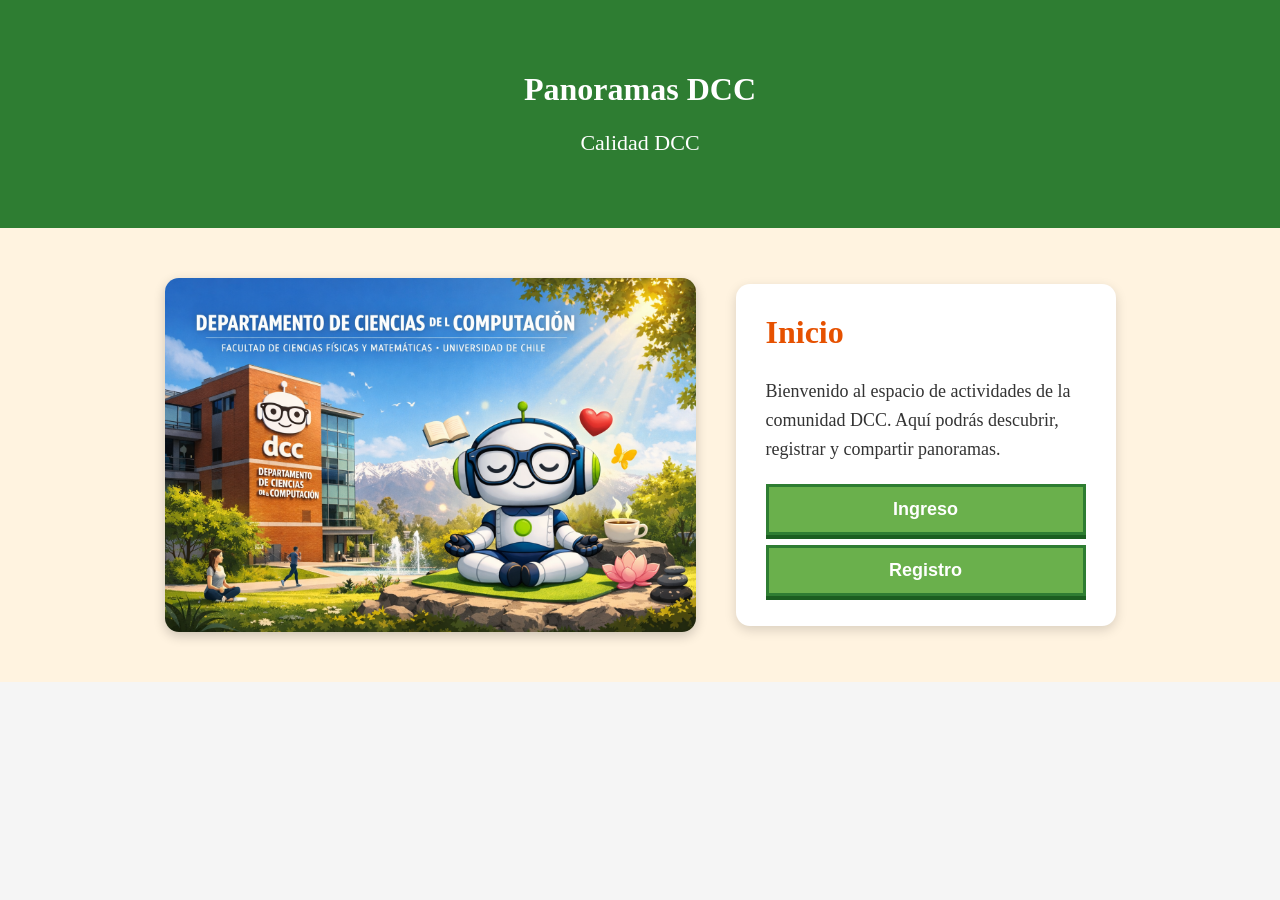
<file: index.html>
<!-- Me habia faltado decir el tupo, lenguaje, utf-8-->
<!DOCTYPE html>
<html lang="es">
<head>
    <title>Panoramas DCC</title>
    <meta charset="UTF-8"> <!-- recordatorio de meter el meta dentro del head-->
    <!-- Conecto el archivo de estilos CSS a la página -->
    <link rel="stylesheet" href="app.css">
</head>
<body>

<!-- Encabezado principal de la página -->
<header class="header">
    <h1>Panoramas DCC</h1>

    <!-- Texto pequeño debajo del título que refiera de bienestar o calidad-->
    <p class="texto-titulo-presentacion">
        Calidad DCC
    </p>
</header>

<!-- Sección principal de bienvenida, que en realidad es la imagen y al lado el formulario -->
<section class="inicio">

    <!-- Imagen principal del DCC ubicada al lado izquierdo -->
    <img src="Imagenes/DCC.png" alt="Imagen DCC" class="imagen-principal">

    <!-- Bloque derecho donde después irá el registro -->
    <div class="panel-bienvenida">

        <!-- Despúes cambio el titulo -->
        <h2>Inicio</h2>

        <!-- Texto de animo -->
        <p>
            Bienvenido al espacio de actividades de la comunidad DCC.
            Aquí podrás descubrir, registrar y compartir panoramas.
        </p>

        <!-- los botones tienen que ir abajo de la bienvenida en el mismo cuadro, Uno de ingreso y otro de Registro -->
        <div class="botones-inicio">

            <!-- Botón de ingreso, que tiene el estilo de minecraft, se habla mas en el app.css-->
            <button type="button" class="btn-minecraft" onclick="abrirIngreso()">
                Ingreso
            </button>

            <!-- Botón de registro -->
            <button type="button" class="btn-minecraft" onclick="abrirRegistro()">
                Registro
            </button>
        </div>
    </div>
</section>


<!-- Aqui tengo que poner las ventanas emergentes y diseñarlas aca. A priori quería separar todo para mayor orden pero esto haría cambiar de pagina así que no se... -->
<div id="ventana-registro" class="ventana">

    <div class="contenido-ventana">

        <p>
            Aquí podrás registrarte para acceder a todas las funcionalidades de Panoramas DCC. Completa el formulario con tus datos personales y crea tu cuenta para comenzar a descubrir y compartir panoramas con la comunidad.
            Registrate según tu rol, ya sea estudiante, profesor o funcionario!!
        </p>

        <h2>Registro</h2>

        <!-- Aqui tengo que dividir en tres tipos de persona, en ese escenario, osea 3 botones más dentro de la ventana emergente, usare la clase del minecraft para no crear tanto diseño-->
        <button type="button" class="btn-minecraft" onclick="abrirEstudiante()">Estudiante 📚</button> <!--Le puse emojis porque una foto pequeña arriba estaba dificil-->
        <button type="button" class="btn-minecraft" onclick="abrirProfesor()">Profesor 🧪</button>
        <button type="button" class="btn-minecraft" onclick="abrirFuncionario()">Funcionario 👔</button>


        <button type="button" class="btn-minecraft" onclick="cerrarVentanas()"> Cerrar </button>
    </div>
</div>

<!-- Ahora se crea la clase ventana en css para que se vea como una ventana emergente, y después se crean las funciones para mostrar y ocultar la ventana -->
 <script>

function abrirRegistro() {
    document.getElementById("ventana-registro").style.display = "flex";    
    //Por el ajuste de imagenes tuve que poner flex, porque usualmente se pone block pero queda arriba a la izquierda y no pesca el centrado.
}

function cerrarVentanas() {
    document.getElementById("ventana-registro").style.display = "none";
}

</script>

<!-- Ahora tengo que hacer los formularios de ingreso según si eres estudiante, profesor o funcionario -->
<!-- Como cada tipo necesita datos distintos, tendré que crear tres formularios en vez de uno solo, como pensé al inicio, cada uno con los campos típicos correspondientes. -->

<!-- reutilizamos clase ventana en estudiante, y para validar le ponemos id a cada una ya que al apretar registrar pediremos con una funcion que los otros items tengan validaciones especificas -->
<div id="registro-estudiante" class="ventana">
    <form id="caja-estudiante" class="contenido-ventana">

        <h2>Registro Estudiante</h2>

        <input type="text" id="nombre-estudiante" placeholder="Nombre">
        <input type="text" id="apellido-estudiante" placeholder="Apellido">
        <input type="email" id="correo-estudiante" placeholder="Correo UChile">
        <input type="text" id="telefono-estudiante" placeholder="+56912345678">
        <input type="text" id="matricula-estudiante" placeholder="Matrícula Ucampus">
        <input type="password" id="password-estudiante" placeholder="Contraseña"> <!-- repetir contraseña me da peresa al testear-->
        <input type="text" id="año-estudiante" placeholder="Año ingreso (ej: 2023)">
        Ponga una imagen del historial académico de Ucampus (jpg, jpeg o png):
        <input type="file" id="historial-Ucampus" accept=".jpg,.jpeg,.png">

        <div id="errores-formulario"></div>

        <button type="button" class="btn-minecraft" onclick="validarRegistroEstudiante()">Registrar</button>
        <button type="button" class="btn-minecraft" onclick="cerrarEstudiante()">Cerrar</button>

    </form>

</div>

<!-- Por orden, para no perderme, primero desarrollare como el error que quiero que muestre la pantalla al equivocarse (Como visual, no en cada item, eso es despúes)-->
<!-- Por lo anterior, haré que el recuadro del formulario se vuelva rojo detectando error (todo en el de app.css)-->


<!-- Llamamos a la función para abrir el formulario-->
<script>
function abrirEstudiante() {
    document.getElementById("ventana-registro").style.display = "none";
    document.getElementById("registro-estudiante").style.display = "flex";
}
function cerrarEstudiante() {
    document.getElementById("registro-estudiante").style.display = "none";
}
</script>

<!-- Validación estudiante (igual usare estas mismas para las siguientes, aqui que definiré varias funciones)-->
 <script>

//No sabia como validar nombres, asi que hare un for y verificar que cada letra esté en los permitidos (sin numero y eso), y solo este tipo de letra, porque no sé me ocurre para los Chinos
function validarNombre(nombre) {

    // largo minimo
    if (nombre.length < 2) {
        return false;
    }

    let permitidos = "abcdefghijklmnopqrstuvwxyzABCDEFGHIJKLMNOPQRSTUVWXYZáéíóúñÑ ";

    for (let i = 0; i < nombre.length; i++) {

        let letra = nombre[i];

        if (!permitidos.includes(letra)) { //Tuve que buscar como hacer la negación, y el include es el in en phyton
            return false;
        }
    }

    return true;
}

function validarCorreo(correo) {
    if (correo.length < 5) {
        return false;
    }
    if (!correo.includes("@")) {
        return false;
    }
    if (!correo.includes(".")) {
        return false;
    }
    return true; //Es básica, por ejemplo pense en @uchile.com para estudiantes pero ni yo tengo ese correo jaja, así que lo hice simple. El tema es que A@A.com es valido... pero la verdad no sé que hace un correo valido, osea, quizas si(?)
}

function validarTelefono(telefono) { //Lo haré con el termino Chileno, que es +56912345678, osea, 9 numeros después del +56
    if (telefono.length != 12) {
        return false;
    }
    if (telefono[0] !== "+") {
        return false;
    }
    if (telefono[1] !== "5") {
        return false;
    }
    if (telefono[2] !== "6") {
        return false;
    }
    let permitidotelefono = "0123456789";

    for (let i = 3; i < telefono.length; i++) {

        let numero = telefono[i];
        if (!permitidotelefono.includes(numero)) { //Tuve que buscar como hacer la negación, y el include es el in en phyton
            return false;
        }}
    return true;
}

function validarMatricula(matricula) {
    let permitidonumeros = "0123456789";

    for (let i = 0; i < matricula.length; i++) {

        let numero = matricula[i];
        if (!permitidonumeros.includes(numero)) { //Tuve que buscar como hacer la negación, y el include es el in en phyton
            return false;
        }}
    return matricula.length == 10; //Al menos en Ucampus la matrícula tiene 10 dígitos, así que lo haré así, aunque no sé si es el caso de todas las universidades, pero bueno, es un ejemplo.
}

function validarPassword(password) { //Lo haré como contraseña fuerte
    if (password.length < 8) {
        return false;
    }
    let tieneNumero = false;
    let tieneMayuscula = false;
    for (let i = 0; i < password.length; i++) {

        let c = password[i];
        if (c >= "0" && c <= "9") { //Vi que es mejor que el contener como lo hice arriba
            tieneNumero = true;
        }
        if (c >= "A" && c <= "Z") {
            tieneMayuscula = true;
        }
    }
    return tieneNumero && tieneMayuscula;
}

function validarAnio(anio) {
    // debe tener 4 caracteres
    if (anio.length !== 4) {
        return false;
    }

    // verificar que todos sean numeros
    for (let i = 0; i < 4; i++) {
        if (anio[i] < "0" || anio[i] > "9") {
            return false;
        }
    }

    // debe empezar con 199x o 20xx
    if (
        !(anio[0] === "1" && anio[1] === "9" && anio[2] === "9") &&
        !(anio[0] === "2" && anio[1] === "0")
    ) {return false;
    }

    // no puede ser mayor al año actual (Esto use ia porque no me sabía las funciones)
    let anioActual = new Date().getFullYear();
    if (parseInt(anio) > anioActual) {
        return false;}

    return true;
}
</script>

<!-- Ahora lo de validar el Registro, tal que solo se pueda registrar si cumple todo, y si no, le tiro error y le digo lo malo-->
 <script>
function validarRegistroEstudiante() {

    let nombre = document.getElementById("nombre-estudiante").value.trim();
    let apellido = document.getElementById("apellido-estudiante").value.trim();
    let correo = document.getElementById("correo-estudiante").value.trim();
    let telefono = document.getElementById("telefono-estudiante").value.trim();
    let matricula = document.getElementById("matricula-estudiante").value.trim();
    let password = document.getElementById("password-estudiante").value.trim();
    let anio = document.getElementById("año-estudiante").value.trim();
let historial = document.getElementById("historial-Ucampus").files;

    let caja = document.getElementById("caja-estudiante");
    let errores = document.getElementById("errores-formulario");

    let listaErrores = [];

// validar usando funciones pequeñas
if (!validarNombre(nombre)) {
    listaErrores.push("El nombre debe tener al menos 2 letras y solo puede contener letras.");
}

if (!validarNombre(apellido)) {
    listaErrores.push("El apellido debe tener al menos 2 letras y solo puede contener letras.");
}

if (!validarCorreo(correo)) {
    listaErrores.push("El correo debe contener @ y un punto. Ej: nombre@correo.com");
}

if (!validarTelefono(telefono)) {
    listaErrores.push("El teléfono debe comenzar con +56 y tener 9 números. Ej: +56912345678");
}

if (!validarMatricula(matricula)) {
    listaErrores.push("La matrícula debe tener exactamente 10 dígitos numéricos, provenientes de la universidad.");
}

if (!validarPassword(password)) {
    listaErrores.push("La contraseña debe ser fuerte, osea, tener mínimo 8 caracteres, una mayúscula y un número.");
}
if (!validarAnio(anio)) {
    listaErrores.push("El año de ingreso debe tener 4 dígitos, comenzar con 199x o 20xx, y no puede ser mayor al año actual.");
}
if (historial.length === 0) { //Este hint lo pregunte a IA porque se me habia ido como verificar si no habia imagen
    listaErrores.push("Debes subir una imagen del historial académico de Ucampus.");
}

    // si hay errores
    if (listaErrores.length > 0) {
        caja.classList.add("contenido-ventana-error");
        errores.innerHTML = listaErrores.join("<br>");
        return;
    }

    // todo correcto, removemos el estilo de error
    caja.classList.remove("contenido-ventana-error");
    errores.innerHTML = "Registro válido.";
    setTimeout(function() { //Le puse un timeout para que se vea el mensaje de registro valido y se cierre la ventana, que lo encontraba malo como cerrarlo uno jajaja
        cerrarEstudiante();
    }, 1200);
}
//En realidad no sé si es necesario validar tambien con el tipico de los formularios: Alert. Pero de igual forma funciona mejor esto.
</script>

<!-- Repetimos misma lógica para el profesor, solo que añadiremos departamento, le quitamos matricula y quizas rut? porque no como no tienen matricula....-->
<div id="registro-profesor" class="ventana">
    <form id="caja-profesor" class="contenido-ventana">

        <h2>Registro Profesor</h2>

        <input type="text" id="nombre-profesor" placeholder="Nombre">
        <input type="text" id="apellido-profesor" placeholder="Apellido">
        <input type="email" id="correo-profesor" placeholder="Correo institucional">
        <input type="text" id="rut-profesor" placeholder="RUT">
        <input type="text" id="telefono-profesor" placeholder="+56912345678">
        <input type="password" id="password-profesor" placeholder="Contraseña">
        <!--<input type="text" id="departamento-profesor" placeholder="Departamento">-->
        <!-- Pensé que mejor que digan el departamento darle una selección, no me los sé todos pero hago el esfuerzo-->
         <select id="departamento-profesor" onchange="mostrarOtro()">
            <option value="">Seleccione Departamento</option>

            <option>DCC - Ciencias de la Computación</option>
            <option>DII - Ingeniería Industrial</option>
            <option>DIE - Ingeniería Eléctrica</option>
            <option>DIMEC - Ingeniería Mecánica</option>
            <option>DIM - Ingeniería Matemática</option>
            <option>DIC - Ingeniería Civil</option>
            <option>DIQBM - Ingeniería Química, Biotecnología y Materiales</option>
            <option>DIMIN - Ingeniería de Minas</option>

            <option>DGF - Geofísica</option>
            <option>DGL - Geología</option>
            <option>DAS - Astronomía</option>
            <option>DFI - Física</option>

            <option value="otro">otro departamento</option> <!--Esto me costo entenderlo y lo tuve que buscar, pero al final es porque está el valor que puedo llamar la función y preguntar si se llamó la función-->
        </select>
        

        <input type="text" id="otro-departamento" placeholder="Si elegiste 'Otro', escribe aquí">

        <div id="errores-profesor"></div>

        <button type="button" class="btn-minecraft" onclick="validarRegistroProfesor()">Registrar</button>
        <button type="button" class="btn-minecraft" onclick="cerrarProfesor()">Cerrar</button>

    </form>
</div>

<script>
function abrirProfesor() {
    document.getElementById("ventana-registro").style.display = "none";
    document.getElementById("registro-profesor").style.display = "flex";
}
function cerrarProfesor() {
    document.getElementById("registro-profesor").style.display = "none";
}

//Me agarraré de este Script para mostrar el input de otro departamento si es que eligen esa opción, y ocultarlo si eligen otra cosa, para no llenar la pantalla de inputs

// Lo oculte porque no me pescaba el display = "None"
document.getElementById("otro-departamento").style.display = "none";

// mostrar solo si se elige "otro"
function mostrarOtro() {
    let seleccion = document.getElementById("departamento-profesor").value;
    let input = document.getElementById("otro-departamento");

    if (seleccion == "otro") {
        input.style.display = "block";
    } 
    else {
        input.style.display = "none";
    }
}

//Me falta validar rut, y tal como fui aux de herramienta, lo haremos con la matematica.
function validarRut(rut) {
    // formato debe ser XXXXXXXX-Y
    let partes = rut.split("-");
    if (partes.length !== 2) {
        return false;
    }
    let numeros = partes[0];
    let digitoVerificador = partes[1].toUpperCase(); // puede ser número o K

    // verificar que los números sean dígitos
    for (let i = 0; i < numeros.length; i++) {
        if (numeros[i] < "0" || numeros[i] > "9") {
            return false;
        }
    }

    // calcular dígito verificador esperado
    let suma = 0;
    let multiplicador = 2;

    for (let i = numeros.length - 1; i >= 0; i--) {
        suma += parseInt(numeros[i]) * multiplicador;
        multiplicador++;
        if (multiplicador > 7) {
            multiplicador = 2;
        }
    }

    let resto = suma % 11;
    let dvEsperado;

    if (resto === 1) {
        dvEsperado = "K";
    } else if (resto === 0) {
        dvEsperado = "0";
    } else {
        dvEsperado = (11 - resto).toString();
    }

    return digitoVerificador === dvEsperado;
}
</script>

<script>
function validarRegistroProfesor() {

    let nombre = document.getElementById("nombre-profesor").value.trim();
    let apellido = document.getElementById("apellido-profesor").value.trim();
    let correo = document.getElementById("correo-profesor").value.trim();
    let rut = document.getElementById("rut-profesor").value.trim();
    let telefono = document.getElementById("telefono-profesor").value.trim();
    let password = document.getElementById("password-profesor").value.trim();
    let departamento = document.getElementById("departamento-profesor").value;
    let otro = document.getElementById("otro-departamento").value.trim();

    let caja = document.getElementById("caja-profesor");
    let errores = document.getElementById("errores-profesor");

    let listaErrores = [];

    if (!validarNombre(nombre)) {
        listaErrores.push("El nombre debe tener solo letras y mínimo 2 caracteres.");
    }

    if (!validarNombre(apellido)) {
        listaErrores.push("El apellido debe tener solo letras y mínimo 2 caracteres.");
    }

    if (!validarCorreo(correo)) {
        listaErrores.push("El correo debe contener @ y un punto.");
    }

    if (!validarRut(rut)) {
        listaErrores.push("El RUT debe tener formato válido. Ej: 12345678-9");
    }

    if (!validarTelefono(telefono)) {
        listaErrores.push("El teléfono debe comenzar con +56 y tener 9 números.");
    }

    if (!validarPassword(password)) {
        listaErrores.push("La contraseña debe tener mínimo 8 caracteres, una mayúscula y un número.");
    }

    if (departamento === "") {
        listaErrores.push("Debes seleccionar un departamento.");
    }

    if (departamento === "otro" && otro.length < 2) {
        listaErrores.push("Debes escribir el nombre del departamento.");
    }

    // mostrar errores
    if (listaErrores.length > 0) {
        caja.classList.add("contenido-ventana-error");
        errores.innerHTML = listaErrores.join("<br>");
        return;
    }

    // todo ok
    caja.classList.remove("contenido-ventana-error");
    errores.innerHTML = "Registro válido.";

    setTimeout(function() {cerrarProfesor();}, 1200);
}
</script>

<div id="registro-funcionario" class="ventana">
    <form id="caja-funcionario" class="contenido-ventana">

        <h2>Registro Funcionario</h2>

        <input type="text" id="nombre-funcionario" placeholder="Nombre">
        <input type="text" id="apellido-funcionario" placeholder="Apellido">
        <input type="text" id="rut-funcionario" placeholder="RUT">
        <input type="email" id="correo-funcionario" placeholder="Correo institucional">
        <input type="text" id="telefono-funcionario" placeholder="+56912345678">
        <input type="text" id="area-funcionario" placeholder="Área de trabajo o función">
        <input type="password" id="password-funcionario" placeholder="Contraseña">

        <div id="errores-funcionario"></div>

        <button type="button" class="btn-minecraft" onclick="validarRegistroFuncionario()">Registrar</button>
        <button type="button" class="btn-minecraft" onclick="cerrarFuncionario()">Cerrar</button>

    </form>
</div>

<script>
function abrirFuncionario() {
    document.getElementById("ventana-registro").style.display = "none";
    document.getElementById("registro-funcionario").style.display = "flex";
}
function cerrarFuncionario() {
    document.getElementById("registro-funcionario").style.display = "none";
}
function validarAreaTrabajo(area) {
    return area.length >= 3;
}
</script>

<!-- Ahora el script de validación -->
<script>
function validarRegistroFuncionario() {

    let nombre = document.getElementById("nombre-funcionario").value.trim();
    let apellido = document.getElementById("apellido-funcionario").value.trim();
    let rut = document.getElementById("rut-funcionario").value.trim();
    let correo = document.getElementById("correo-funcionario").value.trim();
    let telefono = document.getElementById("telefono-funcionario").value.trim();
    let area = document.getElementById("area-funcionario").value.trim();
    let password = document.getElementById("password-funcionario").value.trim();

    let caja = document.getElementById("caja-funcionario");
    let errores = document.getElementById("errores-funcionario");

    let listaErrores = [];

    if (!validarNombre(nombre)) {
        listaErrores.push("El nombre debe tener al menos 2 letras y solo puede contener letras.");
    }

    if (!validarNombre(apellido)) {
        listaErrores.push("El apellido debe tener al menos 2 letras y solo puede contener letras.");
    }

    if (!validarRut(rut)) {
        listaErrores.push("El RUT debe tener un formato válido. Ej: 12345678-9");
    }

    if (!validarCorreo(correo)) {
        listaErrores.push("El correo debe contener @ y un punto. Ej: nombre@correo.com");
    }

    if (!validarTelefono(telefono)) {
        listaErrores.push("El teléfono debe comenzar con +56 y tener 9 números. Ej: +56912345678");
    }

    if (!validarAreaTrabajo(area)) {
        listaErrores.push("Debes indicar el área de trabajo o función con al menos 3 caracteres.");
    }

    if (!validarPassword(password)) {
        listaErrores.push("La contraseña debe ser fuerte, osea, tener mínimo 8 caracteres, una mayúscula y un número.");
    }

    if (listaErrores.length > 0) {
        caja.classList.add("contenido-ventana-error");
        errores.innerHTML = listaErrores.join("<br>");
        return;
    }

    caja.classList.remove("contenido-ventana-error");
    errores.innerHTML = "Registro válido.";

    setTimeout(function() {cerrarFuncionario();}, 1200);
}
</script>


<!-- Ahora vamos con el botón de ingreso y poder ingresar la actividad, aqui no creo que sea necesario separar por funcionario o estudiante. 
 Será lo mismo pensando que en el fondo o en la base de datos seran diferentes-->

 <!-- Primero pediremos Cargo, luego correo y contraseña y validaremos eso con que este el sistema (ahora imaginario)
  despúes tendremos que llevarlos a otro html donde trabajaremos las actividades y todo eso, sé podran ver estadisticas, todo por el estilo-->

<div id="ventana-ingreso" class="ventana">
    <form id="caja-ingreso" class="contenido-ventana">
        <h2>Ingreso</h2>

        <select id="cargo-ingreso">
            <option value="">Seleccione cargo</option>
            <option value="estudiante">Estudiante</option>
            <option value="profesor">Profesor</option>
            <option value="funcionario">Funcionario</option>
        </select>

        <input type="email" id="correo-ingreso" placeholder="Correo">
        <input type="password" id="password-ingreso" placeholder="Contraseña">

        <div id="errores-ingreso"></div>

        <button type="button" class="btn-minecraft" onclick="validarIngreso()">Ingresar</button>
        <button type="button" class="btn-minecraft" onclick="cerrarIngreso()">Cerrar</button>

    </form>
</div>

<script>
function abrirIngreso() {
    document.getElementById("ventana-ingreso").style.display = "flex";
}

function cerrarIngreso() {
    document.getElementById("ventana-ingreso").style.display = "none";
}
</script>

<!-- Y ahora validar rapidamente-->
 <script>
function validarIngreso() {

    let cargo = document.getElementById("cargo-ingreso").value;
    let correo = document.getElementById("correo-ingreso").value.trim();
    let password = document.getElementById("password-ingreso").value.trim();

    let caja = document.getElementById("caja-ingreso");
    let errores = document.getElementById("errores-ingreso");

    let listaErrores = [];

    if (cargo === "") {
        listaErrores.push("Debes seleccionar a que perteneces.");
    }

    if (!validarCorreo(correo)) {
        listaErrores.push("El correo debe contener @ y un punto. Ej: nombre@correo.com");
    }

    if (!validarPassword(password)) {
        listaErrores.push("La contraseña debe tener mínimo 8 caracteres, una mayúscula y un número.");
    }

    if (listaErrores.length > 0) {
        caja.classList.add("contenido-ventana-error");
        errores.innerHTML = listaErrores.join("<br>");
        return;
    }

    caja.classList.remove("contenido-ventana-error");
    errores.innerHTML = "Ingreso válido.";

    setTimeout(function() {localStorage.setItem("cargoUsuario", cargo);
        window.location.href = "ingreso.html";
    }, 1200);
}

//Esto es para que al ingresar, dependiendo del cargo que eligieron, les muestre un mensaje de bienvenida distinto, lo hice con un localStorage para no tener que hacer cosas raras con el html, y así poder mostrar el mensaje sin importar si recargan la página o algo así; lo que si tuve que averiguar un poco.
</script>

</body>
</html>
</file>
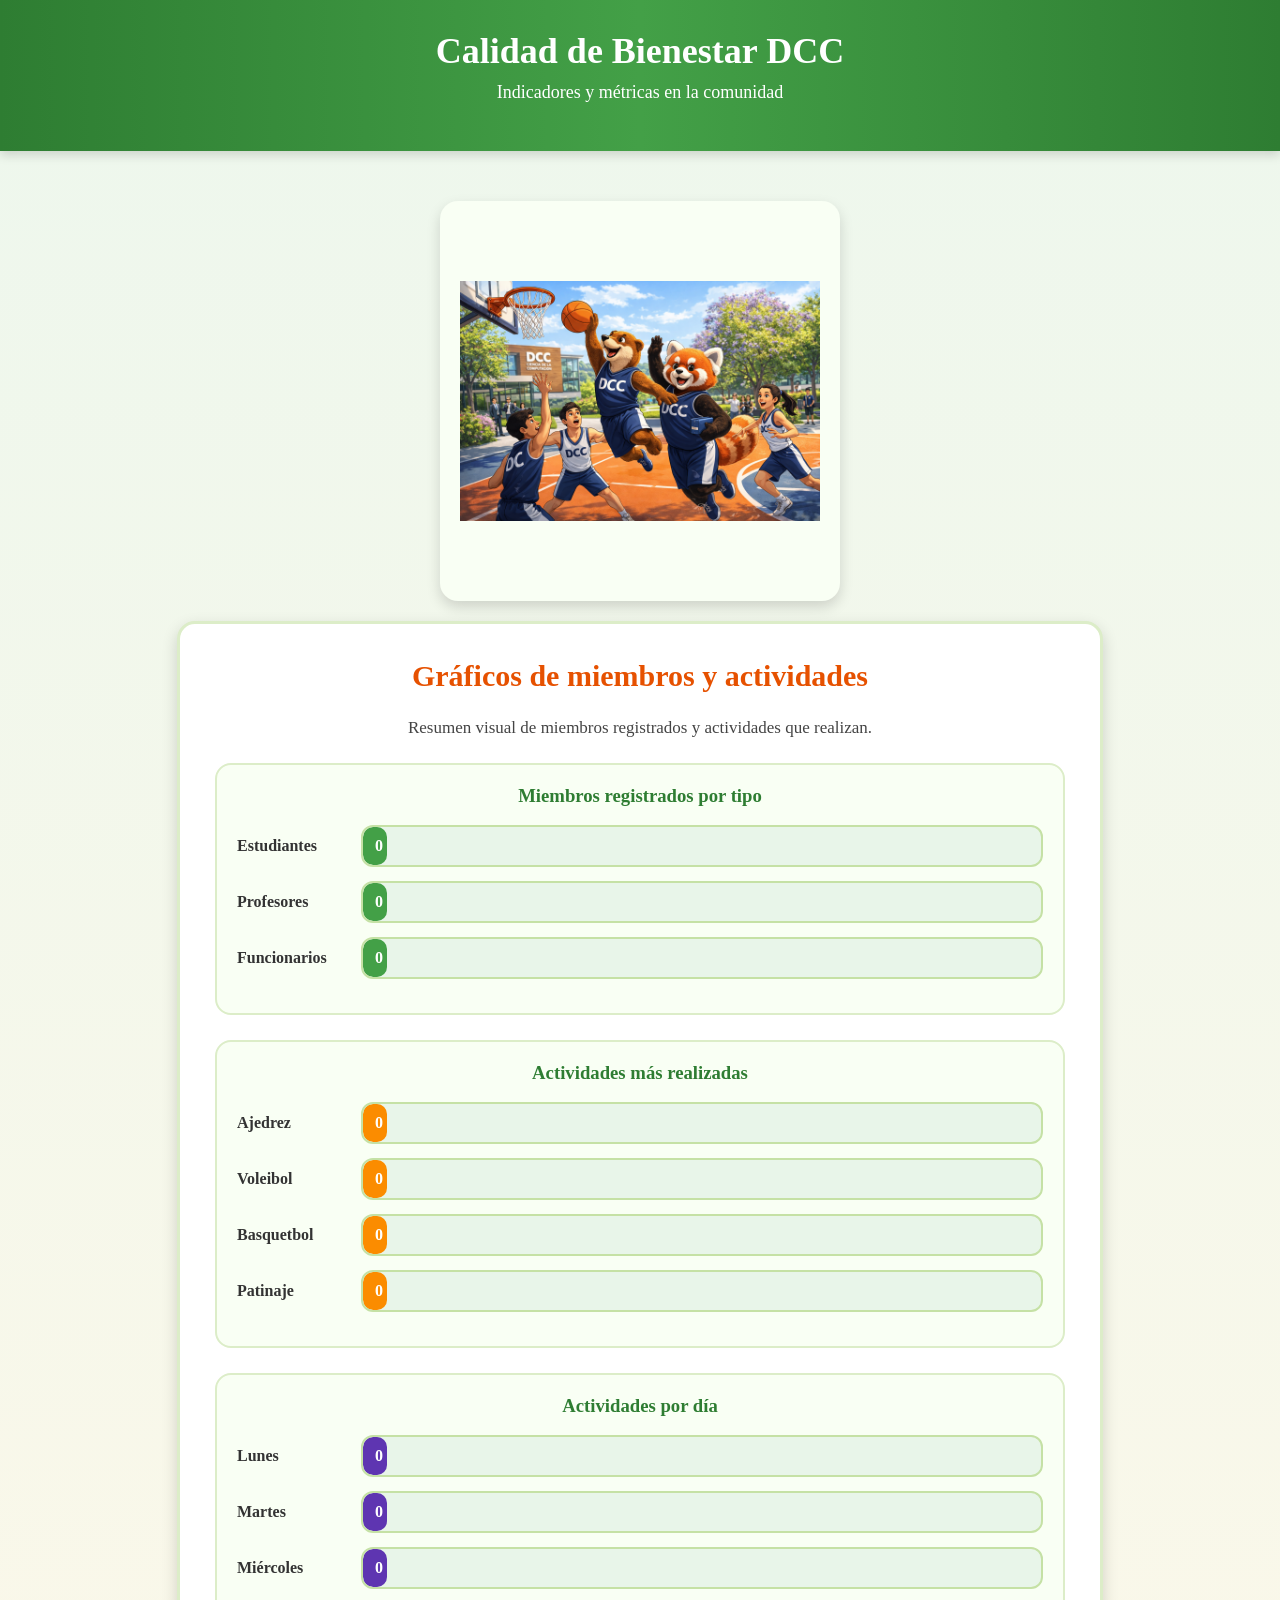
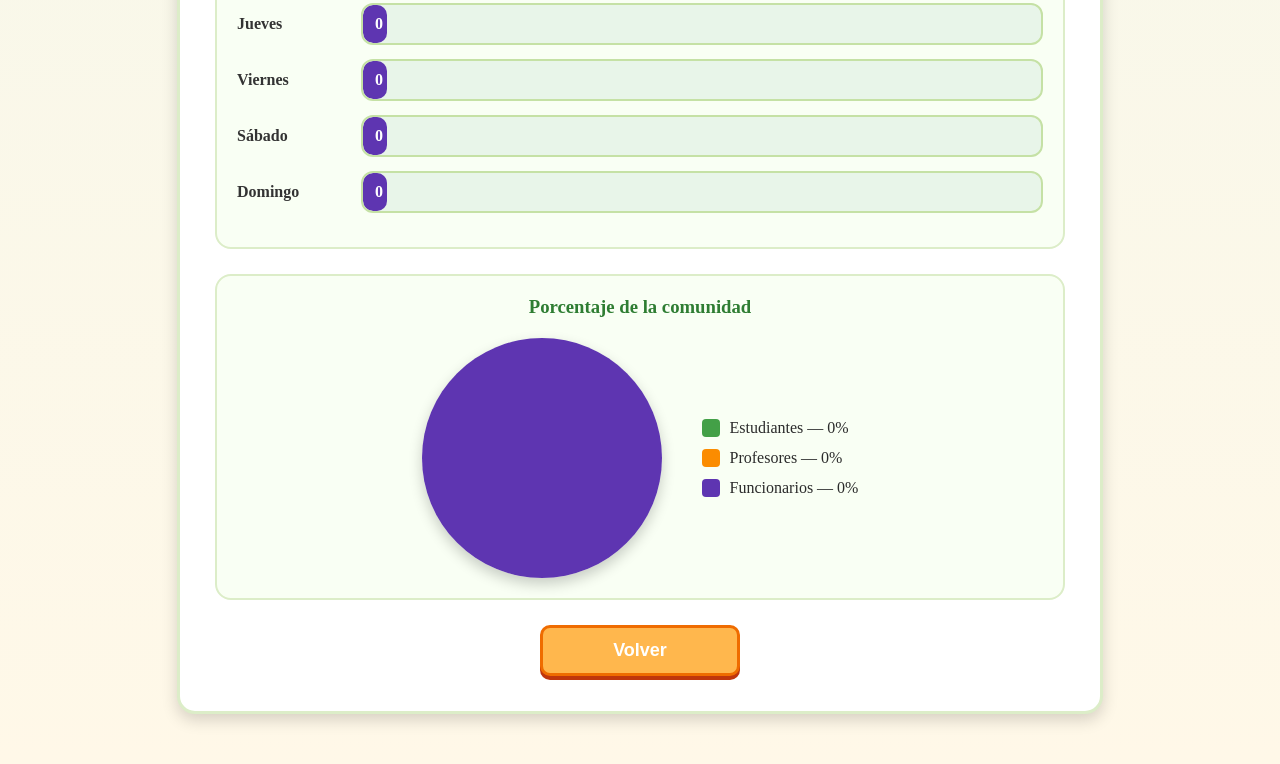
<file: graficos.html>
<!DOCTYPE html>
<html lang="es">
<head>
    <meta charset="UTF-8">
    <title>Indicadores - Panoramas DCC</title>
    <link rel="stylesheet" href="ingreso.css">
</head>
<body>

<!-- Si bien no sé de que trata la siguiente tarea, en un principio hice como las graficas manuales. Le pregunté a la ia si 
 podría simular guardar datos o algo parecido usando que en miembros hice ejemplos de tarjetas, que
 con el tarjeta.dataset.tipo y un for construir como la base y crear los graficos dinamicos.
 
 Espero que esto me ayude en la siguiente tarea :c-->
<header class="header">
    <div class="titulo-dinamico">Calidad de Bienestar DCC</div>
    <p class="subtitulo-header">Indicadores y métricas en la comunidad</p>
</header>

<main class="contenedor-miembros">

    <div class="bloque-deporte">
        <img id="imagen-deporte" src="Imagenes/basquet.png" alt="Deporte decorativo">
    </div> <!-- Uso la misma lógica que miembros, con la imagen rotativa-->

    <section class="panel-miembros">
        <h2>Gráficos de miembros y actividades</h2>
        <p>Resumen visual de miembros registrados y actividades que realizan.</p>

        <div class="seccion-grafico">
            <h3>Miembros registrados por tipo</h3>

            <div class="fila-grafico">
                <span class="etiqueta-grafico">Estudiantes</span>
                <div class="barra-contenedor">
                    <!-- Antes tenía esto pero en el numero que sigue lo hacia inventado, ahora seteamos en cero porque despúes lo actualizamos según id-->
                    <div id="graf-estudiantes" class="barra-grafico">0</div> 
                </div>
            </div>

            <div class="fila-grafico">
                <span class="etiqueta-grafico">Profesores</span>
                <div class="barra-contenedor">
                    <div id="graf-profesores" class="barra-grafico">0</div>
                </div>
            </div>

            <div class="fila-grafico">
                <span class="etiqueta-grafico">Funcionarios</span>
                <div class="barra-contenedor">
                    <div id="graf-funcionarios" class="barra-grafico">0</div>
                </div>
            </div>
        </div>

        <div class="seccion-grafico">
            <h3>Actividades más realizadas</h3>

            <div class="fila-grafico">
                <span class="etiqueta-grafico">Ajedrez</span>
                <div class="barra-contenedor">
                    <div id="graf-ajedrez" class="barra-grafico barra-grafico-2">0</div>
                </div>
            </div>

            <div class="fila-grafico">
                <span class="etiqueta-grafico">Voleibol</span>
                <div class="barra-contenedor">
                    <div id="graf-voleibol" class="barra-grafico barra-grafico-2">0</div>
                </div>
            </div>

            <div class="fila-grafico">
                <span class="etiqueta-grafico">Basquetbol</span>
                <div class="barra-contenedor">
                    <div id="graf-basquetbol" class="barra-grafico barra-grafico-2">0</div>
                </div>
            </div>

            <div class="fila-grafico">
                <span class="etiqueta-grafico">Patinaje</span>
                <div class="barra-contenedor">
                    <div id="graf-patinaje" class="barra-grafico barra-grafico-2">0</div>
                </div>
            </div>
        </div>

        <div class="seccion-grafico">
            <h3>Actividades por día</h3>

            <div class="fila-grafico">
                <span class="etiqueta-grafico">Lunes</span>
                <div class="barra-contenedor">
                    <div id="graf-lunes" class="barra-grafico barra-grafico-3">0</div>
                </div>
            </div>

            <div class="fila-grafico">
                <span class="etiqueta-grafico">Martes</span>
                <div class="barra-contenedor">
                    <div id="graf-martes" class="barra-grafico barra-grafico-3">0</div>
                </div>
            </div>

            <div class="fila-grafico">
                <span class="etiqueta-grafico">Miércoles</span>
                <div class="barra-contenedor">
                    <div id="graf-miercoles" class="barra-grafico barra-grafico-3">0</div>
                </div>
            </div>

            <div class="fila-grafico">
                <span class="etiqueta-grafico">Jueves</span>
                <div class="barra-contenedor">
                    <div id="graf-jueves" class="barra-grafico barra-grafico-3">0</div>
                </div>
            </div>

            <div class="fila-grafico">
                <span class="etiqueta-grafico">Viernes</span>
                <div class="barra-contenedor">
                    <div id="graf-viernes" class="barra-grafico barra-grafico-3">0</div>
                </div>
            </div>

            <div class="fila-grafico">
                <span class="etiqueta-grafico">Sábado</span>
                <div class="barra-contenedor">
                    <div id="graf-sabado" class="barra-grafico barra-grafico-3">0</div>
                </div>
            </div>

            <div class="fila-grafico">
                <span class="etiqueta-grafico">Domingo</span>
                <div class="barra-contenedor">
                    <div id="graf-domingo" class="barra-grafico barra-grafico-3">0</div>
                </div>
            </div>
        </div>

        <div class="seccion-grafico">
            <h3>Porcentaje de la comunidad</h3>

            <div class="grafico-torta-contenedor">

                <div id="grafico-torta" class="grafico-torta"></div>

                <div class="leyenda-torta">
                    <div class="item-leyenda">
                        <span class="color-leyenda estudiantes"></span>
                        <span id="leyenda-estudiantes">Estudiantes — 0%</span>
                    </div>

                    <div class="item-leyenda">
                        <span class="color-leyenda profesores"></span>
                        <span id="leyenda-profesores">Profesores — 0%</span>
                    </div>

                    <div class="item-leyenda">
                        <span class="color-leyenda funcionarios"></span>
                        <span id="leyenda-funcionarios">Funcionarios — 0%</span>
                    </div>
                </div>

            </div>
        </div>

        <button class="btn-minecraft btn-secundario boton-centrado" type="button"
        onclick="window.location.href='ingreso.html'">
            Volver
        </button>
    </section>
</main>

<script>
//Esto mantiene la imagen rotando, igual que en miembros
let imagenes = [
    "Imagenes/basquet.png",
    "Imagenes/volei.png",
    "Imagenes/ajedrez.png",
    "Imagenes/patinaje.png"
];

let indice = 0;
function cambiarImagen() {
    indice++;

    if (indice >= imagenes.length) {
        indice = 0;
    }
    document.getElementById("imagen-deporte").src = imagenes[indice];
}

setInterval(cambiarImagen, 2000);
</script>

<script>
//La idea ahora es leer desde localStorage los miembros que guardé en miembros.html
//y construir los gráficos de forma dinámica.

//Primero con la idea de actualizar la barra, que es la parte más básica. La función recibe el id de la barra, la cantidad a mostrar y el máximo para calcular la proporcionalidad.
function actualizarBarra(idBarra, cantidad, maximo) {
    let barra = document.getElementById(idBarra);

    //Trabajaremos cada barra en función del máximo para que se vea proporcional. Si el máximo es cero, entonces no hay miembros y la barra se queda vacía.
    if (maximo === 0) { //Si no hay miembros, no hay nada que mostrar
        barra.style.width = "0%";
        barra.textContent = "0";
        return;
    }

    //definimos proporcionalidad
    let porcentaje = (cantidad / maximo) * 100;
    barra.style.width = porcentaje + "%";
    barra.textContent = cantidad;
}


//Generamos los graficos ahora leyendo el storage
function generarGraficos() {
    let texto = localStorage.getItem("miembros");

    //Pero si algo esta vacio me rompe el for, entonces
    let miembros;
    if (texto !== null) {
        miembros = JSON.parse(texto); //Los separo y ensamblo en lista
    } else {
        miembros = []; //vacio
    }

    let estudiantes = 0;
    let profesores = 0;
    let funcionarios = 0;

    let ajedrez = 0;
    let voleibol = 0;
    let basquetbol = 0;
    let patinaje = 0;

    let lunes = 0;
    let martes = 0;
    let miercoles = 0;
    let jueves = 0;
    let viernes = 0;
    let sabado = 0;
    let domingo = 0;

    for (let i = 0; i < miembros.length; i++) {
        let tipo = miembros[i].tipo;
        let actividad = miembros[i].actividad;
        let dias = miembros[i].dias.toLowerCase().split(" ");

        if (tipo === "estudiante") {
            estudiantes++;
        }
        else if (tipo === "profesor") {
            profesores++;
        }
        else if (tipo === "funcionario") {
            funcionarios++;
        }

        if (actividad === "ajedrez") {
            ajedrez++;
        }
        else if (actividad === "voleibol") {
            voleibol++;
        }
        else if (actividad === "basquetbol") {
            basquetbol++;
        }
        else if (actividad === "patinaje") {
            patinaje++;
        }

        for (let j = 0; j < dias.length; j++) {
            if (dias[j] === "lunes") {
                lunes++;
            }
            else if (dias[j] === "martes") {
                martes++;
            }
            else if (dias[j] === "miercoles") {
                miercoles++;
            }
            else if (dias[j] === "jueves") {
                jueves++;
            }
            else if (dias[j] === "viernes") {
                viernes++;
            }
            else if (dias[j] === "sabado") {
                sabado++;
            }
            else if (dias[j] === "domingo") {
                domingo++;
            }
        }
    }

    let maxTipo = Math.max(estudiantes, profesores, funcionarios);
    let maxActividad = Math.max(ajedrez, voleibol, basquetbol, patinaje);
    let maxDia = Math.max(lunes, martes, miercoles, jueves, viernes, sabado, domingo);

    actualizarBarra("graf-estudiantes", estudiantes, maxTipo);
    actualizarBarra("graf-profesores", profesores, maxTipo);
    actualizarBarra("graf-funcionarios", funcionarios, maxTipo);

    actualizarBarra("graf-ajedrez", ajedrez, maxActividad);
    actualizarBarra("graf-voleibol", voleibol, maxActividad);
    actualizarBarra("graf-basquetbol", basquetbol, maxActividad);
    actualizarBarra("graf-patinaje", patinaje, maxActividad);

    actualizarBarra("graf-lunes", lunes, maxDia);
    actualizarBarra("graf-martes", martes, maxDia);
    actualizarBarra("graf-miercoles", miercoles, maxDia);
    actualizarBarra("graf-jueves", jueves, maxDia);
    actualizarBarra("graf-viernes", viernes, maxDia);
    actualizarBarra("graf-sabado", sabado, maxDia);
    actualizarBarra("graf-domingo", domingo, maxDia);

    let totalMiembros = estudiantes + profesores + funcionarios;
    //Pensaremos que siempre hay alguien, para no dividir por cero

    //me arrepentí
    if (totalMiembros === 0) {
        totalMiembros = 1;
    }

    let porcentajeEstudiantes = (estudiantes / totalMiembros) * 100;
    let porcentajeProfesores = (profesores / totalMiembros) * 100;
    let porcentajeFuncionarios = (funcionarios / totalMiembros) * 100;

    let torta = document.getElementById("grafico-torta"); //actualizamos el grafico de torta dandole las propiedades de color por cada tipo de (estudiante, profe, funcionario)
    torta.style.background = "conic-gradient(" +
        "#43a047 " + porcentajeEstudiantes + "%, " +
        "#fb8c00 " + porcentajeEstudiantes + "% " + (porcentajeEstudiantes + porcentajeProfesores) + "%, " +
        "#5e35b1 " + (porcentajeEstudiantes + porcentajeProfesores) + "% 100%)";

    document.getElementById("leyenda-estudiantes").textContent =
        "Estudiantes — " + Math.round(porcentajeEstudiantes) + "%";

    document.getElementById("leyenda-profesores").textContent =
        "Profesores — " + Math.round(porcentajeProfesores) + "%";

    document.getElementById("leyenda-funcionarios").textContent =
        "Funcionarios — " + Math.round(porcentajeFuncionarios) + "%";
}

window.onload = generarGraficos;
</script>
</body>
</html>
</file>
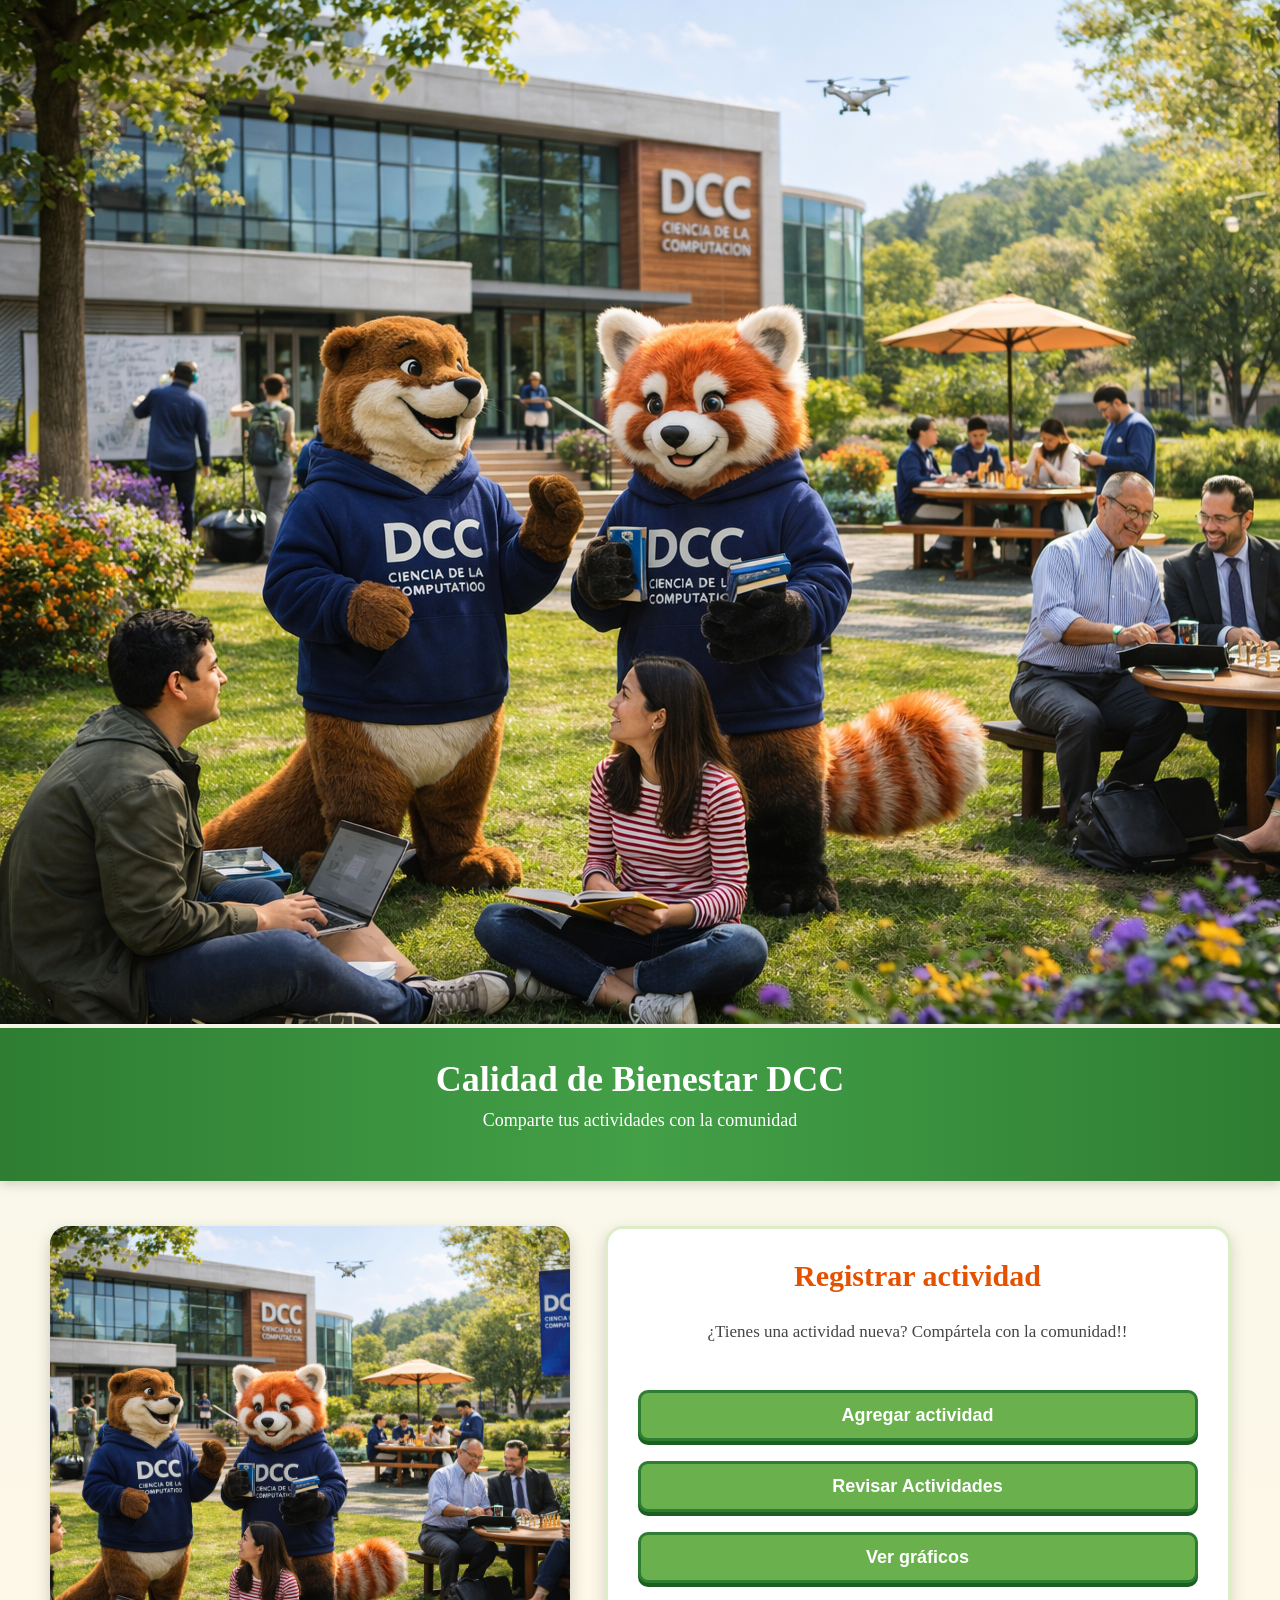
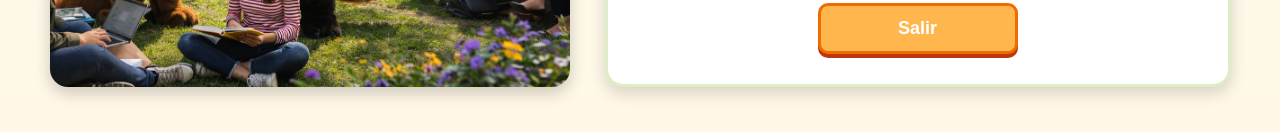
<file: ingreso.html>
<!DOCTYPE html>
<html lang="es">
<head>
    <title>Ingreso - Panoramas DCC</title>
    <meta charset="UTF-8">
    <link rel="stylesheet" href="ingreso.css">
</head>
<body>

<img src="Imagenes/DccActividades.png" alt="Actividades DCC"> 
<!-- Tuve que poner dos veces las imagenes, porque no me la toma la primera, lo cual es raro, pero funciona (?)-->

<header class="header">
    <div class="titulo-dinamico">Calidad de Bienestar DCC</div>
    <p class="subtitulo-header">Comparte tus actividades con la comunidad</p>
    <h2 id="saludo-usuario"> Bienvenido</h2>
</header>
<!--Usamos el mismo titulo, y ahora el contenedor tipico. Esto es bien parecido a lo anterior-->
<main class="contenedor-ingreso">
    <div class="panel-imagen">
    <img src="Imagenes/DccActividades.png" alt="Actividades DCC">
    </div>

    <section class="panel-formulario">
        <h2>Registrar actividad</h2>
        <p>¿Tienes una actividad nueva? Compártela con la comunidad!!</p>

        <button class="btn-minecraft boton-principal-actividad" onclick="abrirActividad()">
            Agregar actividad
        </button>

        <button class="btn-minecraft boton-principal-actividad" onclick="window.location.href='miembros.html'">
            Revisar Actividades
        </button>
        <button class="btn-minecraft boton-principal-actividad" type="button" onclick="window.location.href='graficos.html'">
            Ver gráficos
        </button>   
        <button class="btn-minecraft btn-secundario boton-centrado" onclick="salir()">
            Salir
        </button>
    </section>
</main>

<!-- Script que muestra el saludo según el cargo guardado -->
<script>
window.onload = function() {
    let cargo = localStorage.getItem("cargoUsuario");
    let saludo = "";

    if (cargo === "estudiante") {
        saludo = "Bienvenido Estudiante 📚";
    }
    else if (cargo === "profesor") {
        saludo = "Bienvenido Profesor 🧪";
    }
    else if (cargo === "funcionario") {
        saludo = "Bienvenido Funcionario 👔";
    }

    document.getElementById("saludo-usuario").textContent = saludo; //En el minuto de tener quien fue el cargo lo actualiza.
    //Despúes en el cierre debo eliminar el cargo guardado para que no quede el saludo al volver a ingresar, lo cual se hará con la funcion salir()
}
</script>

<!-- Ventana emergente de actividades -->
<div id="ventana-actividad" class="ventana">
    <form class="contenido-ventana">
        <h2>Nueva actividad</h2>

        <label for="nombre-actividad">
            ¿Cómo se llama la actividad que realizas? <span class="obligatorio">*</span>
            <!-- Esto es nuevo, el span basicamente indica que solo quiero que el asterisco tenga un formato diferente para indicar obligatorio.
             Podría ponerlo en el otro pero como tambien quiero ver la evolución de la tarea, eso no sé si lo haré-->
        </label>
        <input type="text" id="nombre-actividad" placeholder="Ej: Ajedrez, Básquetbol, Patinaje">

        <label>
            ¿Qué días la realizas? <span class="obligatorio">*</span>
        </label>

        <div class="dias-semana"> 
            <!-- Esto es nuevo, el checkbox fue lo que encontré para poder marcar, como cualquier formulario, varios dias o uno. En la validación solo será que marco alguno-->
            <label><input type="checkbox" name="dias" value="Lunes"> Lunes</label>
            <label><input type="checkbox" name="dias" value="Martes"> Martes</label>
            <label><input type="checkbox" name="dias" value="Miércoles"> Miércoles</label>
            <label><input type="checkbox" name="dias" value="Jueves"> Jueves</label>
            <label><input type="checkbox" name="dias" value="Viernes"> Viernes</label>
            <label><input type="checkbox" name="dias" value="Sábado"> Sábado</label>
            <label><input type="checkbox" name="dias" value="Domingo"> Domingo</label>
        </div>

        <div class="bloque-horario">
            <div>
                <label for="hora-inicio">
                    Hora de inicio <span class="obligatorio">*</span>
                </label>
                <input type="time" id="hora-inicio">
            </div>

            <div>
                <label for="hora-fin">
                    Hora de término <span class="obligatorio">*</span>
                </label>
                <input type="time" id="hora-fin"> <!-- Esto es nuevo, el input de tipo time me permite ingresar una hora en un formato de hora, la validación será por cantidad de segundos, lo vemos después-->
            </div>
        </div>

        <label for="lugar-actividad">
            ¿Dónde se realiza? <span class="obligatorio">*</span>
        </label>
        <input type="text" id="lugar-actividad" placeholder="Ej: Cancha, gimnasio, parque, sala">

        <label for="acompanado">¿La realizas con alguien más?</label> <!-- Para que no sea tan basico, se me ocurrio-->
        <input type="text" id="acompanado" placeholder="Opcional">

        <label for="entretencion">¿Qué tan entretenida es para ti?</label> <!-- Lo mismo que lo anterior, es opcional y tienes que seleccionar-->
        <select id="entretencion">
            <option value="">Opcional</option>
            <option>Muy entretenida</option>
            <option>Entretenida</option>
            <option>Normal</option>
            <option>Poco entretenida</option>
        </select>

        <label for="archivo-actividad">
            Sube una foto o video <span class="obligatorio">*</span>
        </label>
        <input type="file" id="archivo-actividad" accept=".jpg,.png,.mp4">
        <!-- Tuve que ver como hacer que solo acepte algunos tipos de archivos... El gif como que no sé si es foto o video jaja-->

        <label for="link-comunidad">Enlace de comunidad o U-Cursos</label>
        <input type="text" id="link-comunidad" placeholder="Opcional"> <!-- En la validación con el siguiente html será chistoso-->

        <label for="link-actividad">
            Enlace obligatorio sobre la actividad <span class="obligatorio">*</span>
        </label>
        <input type="text" id="link-actividad" placeholder="Ej: https://...">

        <div id="mensaje-actividad" class="mensaje-formulario"></div> 
        <!-- Este div mostrará mensajes de error o éxito al validar el formulario -->

        <div class="botones-formulario">
            <button class="btn-minecraft" type="button" onclick="validarActividad()">Guardar</button>

            <button class="btn-minecraft btn-secundario" type="button" onclick="cerrarActividad()">
                Cerrar
            </button>
        </div>
    </form>
</div>

<!-- Script de validación de actividad -->

<script>
function validarNombreActividad(nombre) {
    return nombre.length >= 3; //No puedo poner que sin numeros por si hay actividades como Piscina nivel 2 o no sé
}

//La idea es que solo debo ver que esté seleccionado. Aqui no sabía hacerlo y descubrí que el checked es que el cuadro esté seleccionado-->
function validarDiasActividad() {
    let dias = document.getElementsByName("dias");
    for (let i = 0; i < dias.length; i++) {
        if (dias[i].checked) { //Si al menos un día está seleccionado, es válido
            return true;
        }
    } return false;
}
//Validar hora será basicamente revisar el formato, que a priori como es type=time no debería pero por si acaso.
function validarHora(hora) {
    if (hora.length !== 5) {
        return false;
    }
    if (hora[2] !== ":") {
        return false;
    }
    if (hora[0] < "0" || hora[0] > "9") {
        return false;
    }
    if (hora[1] < "0" || hora[1] > "9") {
        return false;
    }
    if (hora[3] < "0" || hora[3] > "9") {
        return false;
    }
    if (hora[4] < "0" || hora[4] > "9") {
        return false;
    }
    //Lo mismo de antes, pero ahora que las horas sean correctas
    let horas = parseInt(hora[0] + hora[1]);
    let minutos = parseInt(hora[3] + hora[4]);
    if (horas < 0 || horas > 23) {
        return false;
    }
    if (minutos < 0 || minutos > 59) {
        return false;
    }
    return true;
}
//En un principio la siguiente función estaba antes pero me di cuenta que el formato se debe validar desde dos horas distintas
//y luego ver si esas horas tienen orden, que lo haré con los minutos
function validarOrdenHoras(horaInicio, horaFin) {
    let horasInicio = parseInt(horaInicio[0] + horaInicio[1]); 
    let minutosInicio = parseInt(horaInicio[3] + horaInicio[4]);

    let horasFin = parseInt(horaFin[0] + horaFin[1]);
    let minutosFin = parseInt(horaFin[3] + horaFin[4]);

    //Pasamos a minutos
    let totalInicio = horasInicio * 60 + minutosInicio;
    let totalFin = horasFin * 60 + minutosFin;
    return totalFin > totalInicio;
}

function validarLugar(lugar) { //Numeros puede tener como beucheff 850
    return lugar.length >= 3;
}
function validarAcompanado(texto) {
    return true; //No hay una validación específica para este campo, así que siempre es válido.
    //Se confia que el usuario escribirá algo con sentido, al ser opcional...
}

function validarArchivoActividad(archivo) {
    return archivo.length > 0; //Esto se vió en el index.html, si no se sube ningún archivo, el length es 0, si se sube al menos uno, es mayor a 0.
}

//La lógica es que el link sea largo, https o www y .com ya es de largo minimo 6-7 así que deberia de estar bien
//Además que esten el http o www y algún punto, no sé como más validarlo.

function validarLinkActividad(link) {
    if (link.length < 8) {
        return false;
    }

    let tienePunto = false; //Comenzamos de la base que no tiene, si de verdad no tiene retornamos false al final
    for (let i = 0; i < link.length; i++) {
        if (link[i] === ".") {
            tienePunto = true;
        }
    }

    if (tienePunto === false) { //Entonces es invalido
    return false;
    }

    if (
        link[0] === "h" &&
        link[1] === "t" &&
        link[2] === "t" &&
        link[3] === "p"
    ) { return true;
    }

    if (
        link[0] === "w" &&
        link[1] === "w" &&
        link[2] === "w"
    ) { return true;
    }

    return false; //O tiene www o http.
}


//Usamos funciones anteriores y validamos
function validarActividad() {
    let nombre = document.getElementById("nombre-actividad").value.trim();
    let horaInicio = document.getElementById("hora-inicio").value.trim();
    let horaFin = document.getElementById("hora-fin").value.trim();
    let lugar = document.getElementById("lugar-actividad").value.trim();
    let acompanado = document.getElementById("acompanado").value.trim();
    let linkComunidad = document.getElementById("link-comunidad").value.trim();
    let entretencion = document.getElementById("entretencion").value;
    let archivo = document.getElementById("archivo-actividad").files;
    let linkActividad = document.getElementById("link-actividad").value.trim();

    let mensaje = document.getElementById("mensaje-actividad"); //Mostrar éxito o no

    let listaErrores = [];

    if (!validarNombreActividad(nombre)) {
        listaErrores.push("Debes escribir el nombre de la actividad con al menos 3 caracteres.");
    }

    if (!validarDiasActividad()) {
        listaErrores.push("Debes seleccionar al menos un día.");
    }

    if (!validarHora(horaInicio)) {
        listaErrores.push("Debes ingresar una hora de inicio válida.");
    }

    if (!validarHora(horaFin)) {
        listaErrores.push("Debes ingresar una hora de término válida.");
    }

    if (validarHora(horaInicio) && validarHora(horaFin)) {
        if (!validarOrdenHoras(horaInicio, horaFin)) {
            listaErrores.push("La hora de término debe ser mayor a la hora de inicio.");
        }
    }

    if (!validarLugar(lugar)) {
        listaErrores.push("Debes indicar dónde se realiza la actividad.");
    }

    if (acompanado === "") {// válido, no hago nada, si el usuario puso algo lo valido
        } else {
            if (!validarAcompanado(acompanado)) {
                listaErrores.push("El campo 'con quién la realizas' debe tener al menos 3 caracteres.");
            }
        }   

    if (linkComunidad === "") {// válido
        } else {
            if (!validarLinkActividad(linkComunidad)) {
                listaErrores.push("El enlace de comunidad no es válido.");
            }
        }
    if (entretencion === "") { // válido
        } else {} //Como es un select, no hay una validación específica, si no se selecciona nada, el value es "", si se selecciona algo, el value es distinto de "".

    if (!validarArchivoActividad(archivo)) {
        listaErrores.push("Debes subir una foto o video de la actividad.");
    }

    if (!validarLinkActividad(linkActividad)) {
        listaErrores.push("Debes ingresar un enlace válido sobre la actividad, con http o www y un punto.");
    }

    if (listaErrores.length > 0) {
        mensaje.className = "mensaje-formulario error";
        mensaje.style.display = "block";
        mensaje.innerHTML = listaErrores.join("<br>");
        return;
    }

    //Para mostrar el mensaje de éxito, limpio el mensaje de errores, cambio la clase para que sea de éxito y luego cierro la ventana y limpio el formulario después de un tiempo para que se alcance a ver el mensaje.
    mensaje.className = "mensaje-formulario exito";
    mensaje.style.display = "block";
    mensaje.innerHTML = "Actividad registrada correctamente.";

    setTimeout(function() {
        cerrarActividad();
        limpiarFormularioActividad();
    }, 1200);
}
</script>


<!-- Script abrir y cerrar ventana -->
<script>
function abrirActividad() {
    document.getElementById("ventana-actividad").style.display = "flex";
}

function cerrarActividad() {
    document.getElementById("ventana-actividad").style.display = "none";
}
</script>


<!-- Script para salir -->
<script>
function salir() {
    localStorage.removeItem("cargoUsuario"); //Estas pequeñeces tengo que estar atento, creo que lo complique innecesariamente
    window.location.href = "index.html";
}
</script>  

<!-- Ahora saltamos a revisar actividades, nos movemos a miembros.html-->

<script>
//Me di cuenta que, no como ingresar o registrarte que es un gusto cerrar la ventana y poder ver que no se borró,
//Cuando es poner una actividad nueva, como puedes mandar varios formularios o hacer varias actividadesc en la misma sesión
//era mejor borrar todo.
function limpiarFormularioActividad() {
    document.getElementById("nombre-actividad").value = "";
    document.getElementById("hora-inicio").value = "";
    document.getElementById("hora-fin").value = "";
    document.getElementById("lugar-actividad").value = "";
    document.getElementById("acompanado").value = "";
    document.getElementById("entretencion").value = "";
    document.getElementById("archivo-actividad").value = "";
    document.getElementById("link-comunidad").value = "";
    document.getElementById("link-actividad").value = "";

    let dias = document.getElementsByName("dias");
    for (let i = 0; i < dias.length; i++) {
        dias[i].checked = false;
    }
    let mensaje = document.getElementById("mensaje-actividad");
    mensaje.style.display = "none";
    mensaje.innerHTML = "";
    mensaje.className = "mensaje-formulario";
}
</script>

</body>
</html>
</file>
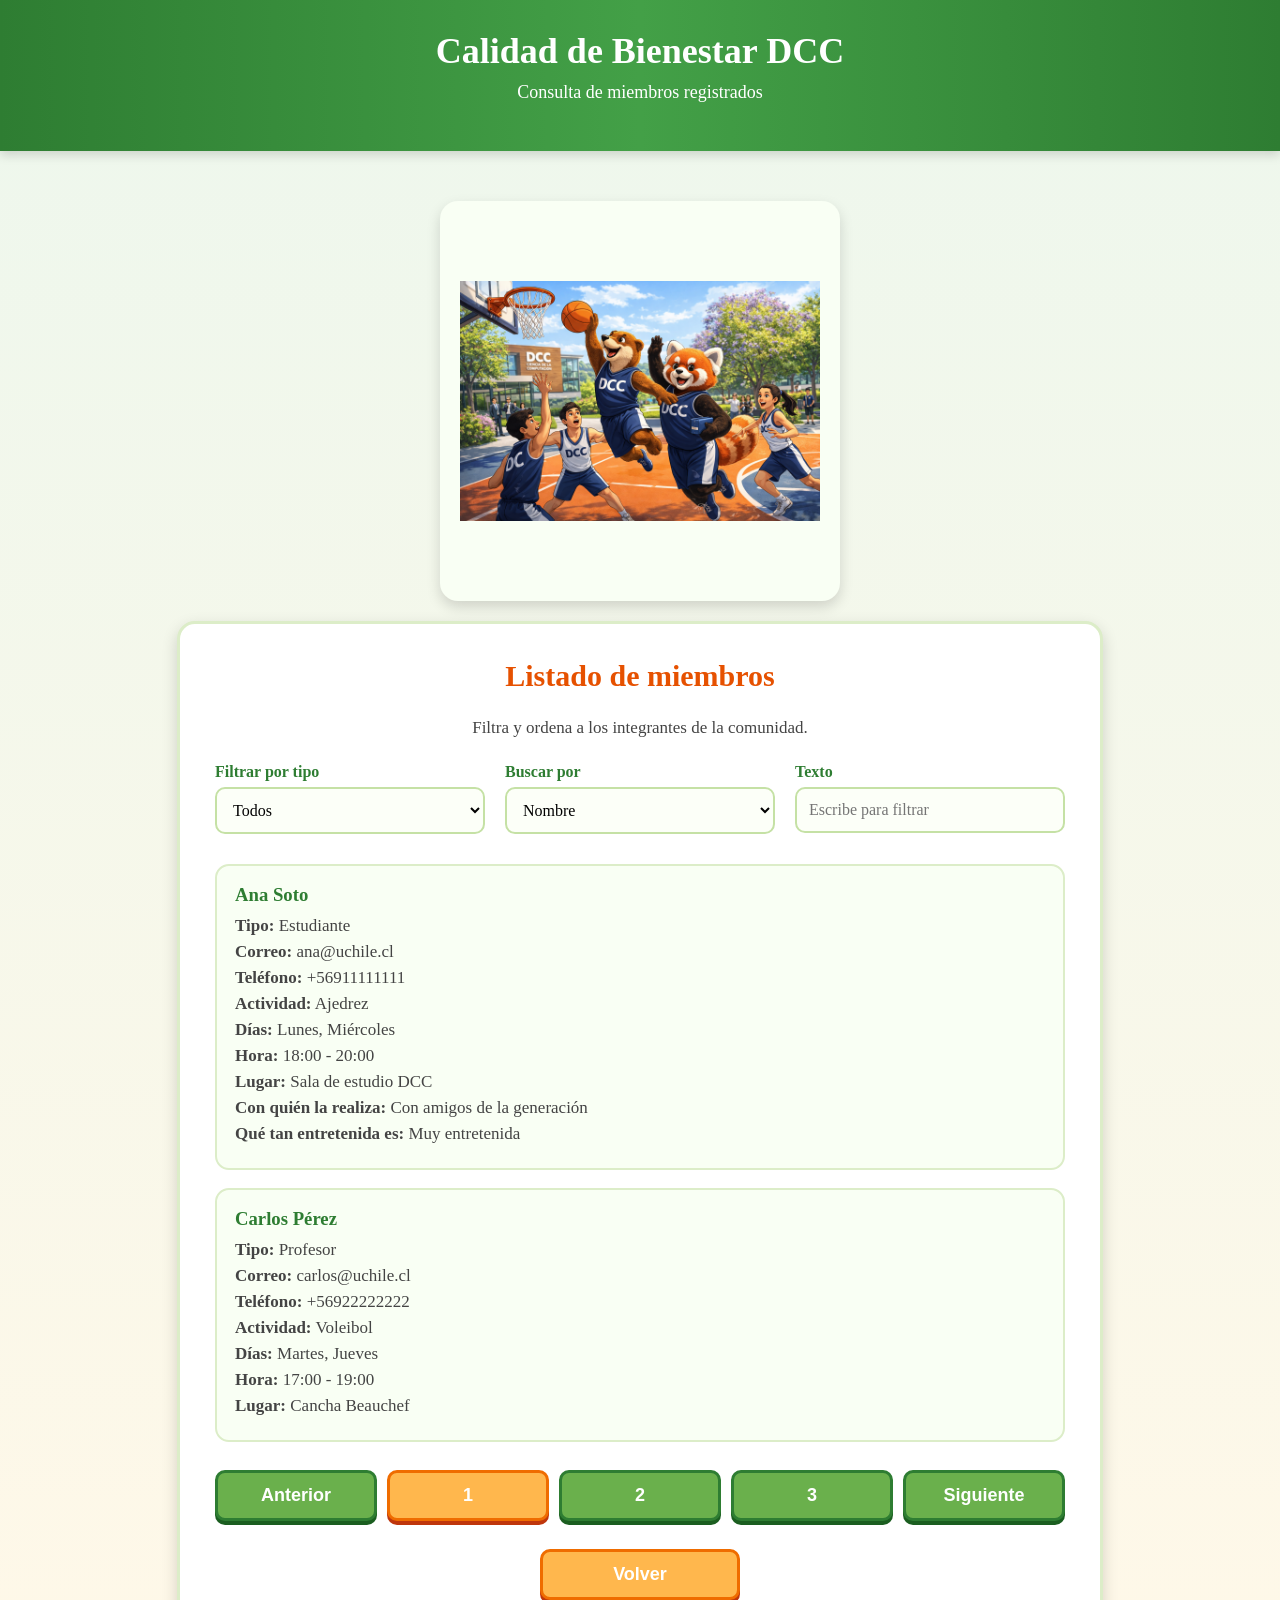
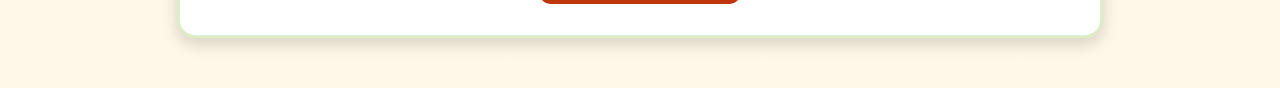
<file: miembros.html>
<!DOCTYPE html>
<html lang="es">
<head>
    <title>Miembros - Panoramas DCC</title>
    <meta charset="UTF-8">
    <link rel="stylesheet" href="ingreso.css"><!-- para poder volver, y quiero reutilizar el css de ingreso-->
</head>
<body>

<header class="header">
    <div class="titulo-dinamico">Calidad de Bienestar DCC</div>
    <p class="subtitulo-header">Consulta de miembros registrados</p>
</header>

<main class="contenedor-miembros">
    <div class="bloque-deporte">
        <img id="imagen-deporte" src="Imagenes/basquet.png" alt="Deporte decorativo">
    </div>

    <section class="panel-miembros">
        <h2>Listado de miembros</h2>
        <p>Filtra y ordena a los integrantes de la comunidad.</p>

        <div class="filtros-miembros">
            <div>
                <!-- Creamos el filtro seleccionable, la función se nos ocurre despúes-->
                <label for="filtro-tipo">Filtrar por tipo</label>
                <select id="filtro-tipo" onchange="filtrarMiembros()">
                    <option value="todos">Todos</option>
                    <option value="estudiante">Estudiante</option>
                    <option value="profesor">Profesor</option>
                    <option value="funcionario">Funcionario</option>
                </select>
            </div>

            <div>
                <!-- Como no sé me ocurrio como hacer que se libere un select de todas las personas
                 era más facil escribir a quien buscas pero por tipo como pide la tarea, entiendo que cumple
                 primero ponemos los filtros tipicos y en texto-busqueda hacemos la busqueda real-->
                <label for="filtro-campo">Buscar por</label>
                <select id="filtro-campo" onchange="filtrarMiembros()">
                    <option value="nombre">Nombre</option>
                    <option value="correo">Correo</option>
                    <option value="contacto">Datos contacto</option>
                    <option value="actividad">Actividad</option>
                    <option value="lugar">Lugar</option>
                    <option value="dias">Días</option>
                    <option value="hora">Hora</option>
                </select>
            </div>
            <!-- En estricto rigor deberían ser varios filtros como por hora o dia, filtros por separados, pero igual entiendo que si 
             solo quieres buscar que profe hace que, más que buscar que actividad puedo hacer a tal hora, sirve.-->
            <div>
                <label for="texto-busqueda">Texto</label>
                <input type="text" id="texto-busqueda" onkeyup="filtrarMiembros()" placeholder="Escribe para filtrar">
                <!-- Onkeyup es lo que usualmente se usa para filtrar, va actualizando la función o llamandola
                 apenas escribes o eliminas caracteres, lo que es perfecto para la busqueda-->
            </div>
        </div>
        <!-- Si bien las funciones estan abajo, por orden pondré los ejemplos de las tarjetas  -->
        <div class="lista-miembros">

            <!-- Primero ponemos los datos que usaremos pero para ocupar los filtros.
             Algo importante, el data-tipo fue una sugerencia de ia ya que habia hecho 
             en el futuro for:
             let nombre = tarjetas[i].getElementsByClassName("nombre")[0]
             pero esto de alguna me sugerio que en vez de hacer un for por cada tarjeta y un for por cada item, pero se hace data-algo y hacer for por cada tarjeta nomas, pudiendo rescatar información rapida
             
             por el ejemplo el tipo se accede como tarjeta.dataset.tipo y listo, haciendo for en tarjeta.-->
            <div class="tarjeta-miembro"
                 data-tipo="estudiante"
                 data-nombre="ana soto"
                 data-correo="ana@uchile.cl"
                 data-contacto="56911111111"
                 data-actividad="ajedrez"
                 data-lugar="sala de estudio dcc"
                 data-dias="lunes miercoles"
                 data-hora="18:00 - 20:00">
                <h3>Ana Soto</h3>
                <!-- Y luego la misma información pero en pantalla. así haremos las tarjetas-->
                <p><strong>Tipo:</strong> Estudiante</p> <!-- El strong es para poner en negrita el tipo, correo, etc, para que se vea mejor-->
                <p><strong>Correo:</strong> ana@uchile.cl</p>
                <p><strong>Teléfono:</strong> +56911111111</p>
                <p><strong>Actividad:</strong> Ajedrez</p>
                <p><strong>Días:</strong> Lunes, Miércoles</p>
                <p><strong>Hora:</strong> 18:00 - 20:00</p>
                <p><strong>Lugar:</strong> Sala de estudio DCC</p>
                <p><strong>Con quién la realiza:</strong> Con amigos de la generación</p>
                <p><strong>Qué tan entretenida es:</strong> Muy entretenida</p>
            </div>

            <div class="tarjeta-miembro"
                 data-tipo="profesor"
                 data-nombre="carlos perez"
                 data-correo="carlos@uchile.cl"
                 data-contacto="56922222222"
                 data-actividad="voleibol"
                 data-lugar="cancha beauchef"
                 data-dias="martes jueves"
                 data-hora="17:00 - 19:00">
                <h3>Carlos Pérez</h3>
                <p><strong>Tipo:</strong> Profesor</p>
                <p><strong>Correo:</strong> carlos@uchile.cl</p>
                <p><strong>Teléfono:</strong> +56922222222</p>
                <p><strong>Actividad:</strong> Voleibol</p>
                <p><strong>Días:</strong> Martes, Jueves</p>
                <p><strong>Hora:</strong> 17:00 - 19:00</p>
                <p><strong>Lugar:</strong> Cancha Beauchef</p>
            </div>

            <div class="tarjeta-miembro"
                 data-tipo="estudiante"
                 data-nombre="maria diaz"
                 data-correo="maria@uchile.cl"
                 data-contacto="56933333333"
                 data-actividad="patinaje"
                 data-lugar="parque o higgins"
                 data-dias="sabado domingo"
                 data-hora="10:00 - 12:00">
                <h3>María Díaz</h3>
                <p><strong>Tipo:</strong> Estudiante</p>
                <p><strong>Correo:</strong> maria@uchile.cl</p>
                <p><strong>Teléfono:</strong> +56933333333</p>
                <p><strong>Actividad:</strong> Patinaje</p>
                <p><strong>Días:</strong> Sábado, Domingo</p>
                <p><strong>Hora:</strong> 10:00 - 12:00</p>
                <p><strong>Lugar:</strong> Parque O'Higgins</p>
                <p><strong>Qué tan entretenida es:</strong> Entretenida</p>
            </div>

            <div class="tarjeta-miembro"
                 data-tipo="estudiante"
                 data-nombre="javier muñoz"
                 data-correo="javier@uchile.cl"
                 data-contacto="56944444444"
                 data-actividad="basquetbol"
                 data-lugar="gimnasio beauchef"
                 data-dias="lunes viernes"
                 data-hora="19:00 - 21:00">
                <h3>Javier Muñoz</h3>
                <p><strong>Tipo:</strong> Estudiante</p>
                <p><strong>Correo:</strong> javier@uchile.cl</p>
                <p><strong>Teléfono:</strong> +56944444444</p>
                <p><strong>Actividad:</strong> Basquetbol</p>
                <p><strong>Días:</strong> Lunes, Viernes</p>
                <p><strong>Hora:</strong> 19:00 - 21:00</p>
                <p><strong>Lugar:</strong> Gimnasio Beauchef</p>
                <p><strong>Con quién la realiza:</strong> Con compañeros del DCC</p>
            </div>

            <div class="tarjeta-miembro"
                 data-tipo="profesor"
                 data-nombre="laura gomez"
                 data-correo="laura@uchile.cl"
                 data-contacto="56955555555"
                 data-actividad="ajedrez"
                 data-lugar="biblioteca central"
                 data-dias="miercoles"
                 data-hora="16:00 - 18:00">
                <h3>Laura Gómez</h3>
                <p><strong>Tipo:</strong> Profesor</p>
                <p><strong>Correo:</strong> laura@uchile.cl</p>
                <p><strong>Teléfono:</strong> +56955555555</p>
                <p><strong>Actividad:</strong> Ajedrez</p>
                <p><strong>Días:</strong> Miércoles</p>
                <p><strong>Hora:</strong> 16:00 - 18:00</p>
                <p><strong>Lugar:</strong> Biblioteca Central</p>
            </div>

            <div class="tarjeta-miembro"
                 data-tipo="funcionario"
                 data-nombre="diego salas"
                 data-correo="diego@uchile.cl"
                 data-contacto="56966666666"
                 data-actividad="voleibol"
                 data-lugar="multicancha dcc"
                 data-dias="martes sabado"
                 data-hora="18:30 - 20:00">
                <h3>Diego Salas</h3>
                <p><strong>Tipo:</strong> Funcionario</p>
                <p><strong>Correo:</strong> diego@uchile.cl</p>
                <p><strong>Teléfono:</strong> +56966666666</p>
                <p><strong>Actividad:</strong> Voleibol</p>
                <p><strong>Días:</strong> Martes, Sábado</p>
                <p><strong>Hora:</strong> 18:30 - 20:00</p>
                <p><strong>Lugar:</strong> Multicancha DCC</p>
                <p><strong>Con quién la realiza:</strong> Con su familia</p>
                <p><strong>Qué tan entretenida es:</strong> Muy entretenida</p>
            </div>
        </div>

        <!--Al final de las tarjetas piden el formato de ir pagina por pagina mostrando algunas tarjetas. y despúes de eso el botón de volver al anterior html-->
        <div class="paginacion" id="paginacion-miembros"></div>
        <button class="btn-minecraft btn-secundario boton-centrado" type="button"
        onclick="window.location.href='ingreso.html'">
            Volver
        </button>
    </section>
</main>

<script>
//Primero hacemos el filtrado, osea que al escribir que filtras, se revelen las tarjetas que queremos mostrar.
function obtenerTarjetasVisibles() {
    let tipo = document.getElementById("filtro-tipo").value;
    let campo = document.getElementById("filtro-campo").value;
    let texto = document.getElementById("texto-busqueda").value.toLowerCase(); //Porque el id es en minuscula

    let tarjetas = document.getElementsByClassName("tarjeta-miembro"); //accedemos y recorremos
    let visibles = [];
    // Recorremos solo por tarjeta accediendo a los atributos, en un principio, habia pensado hacer un for por cada tarjeta y dentro otro for por cada item, pero con los data-algo es más facil acceder a la información sin necesidad de recorrer cada item, solo recorriendo las tarjetas como dije arriba.

    // El filtro de tipo es el más directo, si el tipo de la tarjeta no coincide con el tipo seleccionado, no se muestra. Si el tipo seleccionado es "todos", se muestran todas las tarjetas sin importar su tipo.
    for (let i = 0; i < tarjetas.length; i++) {
        let tarjeta = tarjetas[i];
        let tipoTarjeta = tarjeta.dataset.tipo;
        let valorCampo = tarjeta.dataset[campo];

        //En un principio mostramos todas, y vamos ocultando las que no hacen match
        let mostrar = true;

        if (tipo !== "todos") {
            if (tipoTarjeta !== tipo) {
                mostrar = false;
            }
        }
        // El filtro de texto es un poco más complejo, si el campo seleccionado es "nombre", se busca el texto ingresado en el nombre de cada tarjeta, si es "correo", se busca en el correo, etc. Si el texto ingresado no está presente en el campo correspondiente de la tarjeta, esa tarjeta no se muestra.
        if (texto !== "") {
            if (!valorCampo.includes(texto)) { 
                mostrar = false;
            }
        }

        if (mostrar) {
            visibles.push(tarjeta); //metemos las tarjetas en el arreglo
        }
    }
    return visibles;
}
//Sabemos cuantos miembros mostrar según el filtro, pero en un principio como son por paginas queremos mostrar unos cuantos, y luego con botones, ir cambiando por pagina.

//Mostrar pagina es la encargada de mostrar las tarjetas correspondientes a la página actual, calculando obviamente por el filtro y por tamaño, cuantas deberian mostrarse. 

let paginaActual = 1;
let miembrosPorPagina = 2;

function mostrarPagina() {
    let tarjetas = document.getElementsByClassName("tarjeta-miembro");

    for (let i = 0; i < tarjetas.length; i++) {
        tarjetas[i].style.display = "none";
    }

    let visibles = obtenerTarjetasVisibles();
    let totalPaginas = Math.ceil(visibles.length / miembrosPorPagina); //Cajón para arriba, por si hay miembros impares.

    if (totalPaginas === 0) {
        totalPaginas = 1;
    }

    //Esto fue necesario por si se me ocurria filtrar en una pagina que luego con el filtro reduce el total de paginas. O sino no mostraba nada
    if (paginaActual > totalPaginas) {
        paginaActual = totalPaginas;
    }
    // Calculamos el rango de miembros a mostrar según la página actual y el número de miembros por página. Luego, mostramos solo las tarjetas que corresponden a ese rango.
    let inicio = (paginaActual - 1) * miembrosPorPagina;
    let fin = inicio + miembrosPorPagina;

    //Cabe decir que es un instante

    for (let i = inicio; i < fin && i < visibles.length; i++) {
        visibles[i].style.display = "block";
    }
    //Y ahora a crear los botones de la paginación, el número de botones dependerá del número de miembros visibles, osea del filtro, y del número de miembros por página. 
    crearBotonesPaginacion(visibles.length);
}

//Entonces como dijimos antes, el número de botones dependerá del número de miembros visibles, osea del filtro, y del número de miembros por página. La función crearBotonesPaginacion se encarga de generar los botones de paginación dinámicamente según el número total de miembros visibles. Además crear el tipico boton de anterior y siguiente para navegar, como tambien resaltar de alguna forma la pag actual.
function crearBotonesPaginacion(totalMiembros) {
    let contenedor = document.getElementById("paginacion-miembros");
    contenedor.innerHTML = ""; //Limpiamos el contenedor por cada vez que se llama la función, y se crean de nuevo los botones

    let totalPaginas = Math.ceil(totalMiembros / miembrosPorPagina);

    if (totalPaginas === 0) {
        totalPaginas = 1;
    }

    let botonAnterior = document.createElement("button");
    botonAnterior.textContent = "Anterior";
    botonAnterior.className = "btn-minecraft";
    botonAnterior.type = "button";
    botonAnterior.onclick = irPaginaAnterior; //Si apreto el boton anterior, se ejecuta la función de disminuir la pagina actual y actualizar todo

    
    

    contenedor.appendChild(botonAnterior);
    function irPaginaAnterior() {
    if (paginaActual > 1) { //Pensé en desaparecer el boton anterior si estoy en la pagina 1, pero es más sencillo hacer que al apretar no haga nada por la condición
        paginaActual--;
        mostrarPagina(); }//actualizamos
    }
    //Ahora creamos los botones de cada página, el número de botones dependerá del número total de páginas que lo calculamos antes, y al apretar cada botón, se actualizará la página actual y se mostrará la página correspondiente.
    for (let i = 1; i <= totalPaginas; i++) {
        let botonPagina = document.createElement("button");
        botonPagina.textContent = i;
        botonPagina.type = "button";

        if (i === paginaActual) {
            botonPagina.className = "btn-minecraft btn-secundario"; //Para marcar la pag actual, que usamos el boton amarillo mismo de cerrar en el anterior html
        }
        else {
            botonPagina.className = "btn-minecraft";
        }
        botonPagina.dataset.pagina = i; //Guardamos numero de pagina en el dataset del boton, para luego acceder a él en la función irPagina, y actualizar la pagina actual según el botón que se apretó.
        botonPagina.onclick = irPagina;

        contenedor.appendChild(botonPagina); //Agregamos el boton al contenedor de paginación porque con id como que lo creamos pero faltaba ponerlo dentro del div
    }

    function irPagina() {
        let paginaSeleccionada = parseInt(this.dataset.pagina); //lee el botón que se apretó, accede a su dataset para obtener el número de página asociado a ese botón, y lo convierte a un número entero con parseInt. Luego, si la página seleccionada es diferente de la página actual, actualiza la página actual a la página seleccionada y llama a mostrarPagina() para actualizar la visualización de las tarjetas según la nueva página seleccionada.
        if (paginaSeleccionada !== paginaActual) {
            paginaActual = paginaSeleccionada;
            mostrarPagina(); //actualizamos
        }
    }
    //Hacemos la misma logica que anterior pero en siguiente
    let botonSiguiente = document.createElement("button");
    botonSiguiente.textContent = "Siguiente";
    botonSiguiente.className = "btn-minecraft";
    botonSiguiente.type = "button";
    botonSiguiente.onclick = irPaginaSiguiente;
    function irPaginaSiguiente() {
    if (paginaActual < totalPaginas) {
        paginaActual++;
        mostrarPagina();}
    }
 
    contenedor.appendChild(botonSiguiente); //Agregamos el boton al contenedor de paginación
}

//Cada que escribimos algo en el campo de filtro, se llama a la función filtrarMiembros, que actualiza la página actual a 1 y llama a mostrarPagina para actualizar la visualización de las tarjetas según el nuevo filtro aplicado.
function filtrarMiembros() {
    paginaActual = 1;
    mostrarPagina();
}

window.onload = iniciarPagina;
function iniciarPagina() { // Cuando carga la página por primera vez, mostramos la primera página
    // y creamos los botones de paginación correspondientes.
    mostrarPagina();
    guardarMiembros()

}
</script>


<script>
    //Esto es solo diseño, para que cada 2 segundos cambie la imagen del deporte, haciendo un pequeño carrusel de imágenes, esto se ve en el diseño de imagen.deporte.
let imagenes = [
    "Imagenes/basquet.png",
    "Imagenes/volei.png",
    "Imagenes/ajedrez.png",
    "Imagenes/patinaje.png"
];

let indice = 0;

function cambiarImagen() {
    indice++;

    if (indice >= imagenes.length) {
        indice = 0;
    }

    document.getElementById("imagen-deporte").src = imagenes[indice];
}

setInterval(cambiarImagen, 2000);

</script>



<!-- Para hacer los graficos aproveche de usar el localstorage que pensé que era innecesrio para poner si ingresas como profe alumno o funcionario, pero en esta oportunidad para crear graficos que sean utiles (pensando en el curso y aprovechando de interiorizarlo ahora). Guardaré las tarjetas en un diccionario y de ahi al localstorage-->


<script>
//Me quedaa pendiente la función guardarMiembros, Que es guardar la instancia de las tarjetas actuales y trabajarla como datos
function guardarMiembros() {
    let tarjetas = document.getElementsByClassName("tarjeta-miembro");
    let miembros = []; //Y esto es rellenarlo con un for, en una lista de objetos...

    for (let i = 0; i < tarjetas.length; i++) {
        let tipo = tarjetas[i].dataset.tipo;
        let actividad = tarjetas[i].dataset.actividad;
        let dias = tarjetas[i].dataset.dias;
        miembros.push({
            tipo: tipo,
            actividad: actividad,
            dias: dias
        });
    }
    //Aqui tuve el problema de como usar el local storage. como me di cuenta son objetos, entonces no puedo guardarlos directamente.
    //Pensé en let texto = ""; texto += tipo + "," + actividad + "," + dias + "\n"; pero esa no debía ser la forma tipica
    //busque y se usa stringify para convertir el array de objetos a un string:
    localStorage.setItem("miembros", JSON.stringify(miembros));
}

</script>
</file>
<file: app.css>
/* Fondo general de la página, lo tipico*/
body {
    margin: 0;
    background-color: #f5f5f5;
    font-family: Georgia, serif;
}

/* Encabezado*/
.header {
    background-color: #2e7d32;
    color: white;
    text-align: center;
    padding: 50px 20px;
}

/* Texto de presentacion */
.texto-titulo-presentacion {
    font-size: 22px;
    margin-top: 10px;
}

/* Sección principal que contiene imagen y bloque */
.inicio {
    display: flex;
    align-items: center;
    justify-content: center;
    gap: 40px;
    padding: 50px;
    background-color: #fff3e0;
}

/* Imagen ubicada a la izquierda */
.imagen-principal {
    width: 45%;
    max-width: 600px;
    border-radius: 14px;
    box-shadow: 0 4px 12px rgba(0, 0, 0, 0.2);
}

/* Bloque de la derecha donde ira el formulario */
.panel-bienvenida {
    width: 320px;
    background-color: white;
    padding: 30px;
    border-radius: 14px;
    box-shadow: 0 4px 12px rgba(0, 0, 0, 0.15);
}

/* Título bloque derecho */
.panel-bienvenida h2 {
    margin-top: 0;
    color: #e65100;
    font-size: 32px;
}

/* Texto bloque der*/
.panel-bienvenida p {
    font-size: 18px;
    line-height: 1.6;
    color: #333;
}





/* Ponemos botones en un contenedor de botones */
.botones-inicio {
    margin-top: 20px;
    display: flex;
    flex-direction: column;
    gap: 10px;
}

/* Botón estilo minecraft, esto lo busque con ia probando :D */
.btn-minecraft {
    background-color: #6ab04c;
    color: white;
    border: 3px solid #2e7d32;
    padding: 12px;
    font-size: 18px;
    font-weight: bold;
    cursor: pointer;

    /* efecto cuadrado minecraft */
    box-shadow: 0 4px 0 #1b5e20;

    transition: 0.1s;
}

/* efecto cuando se presiona */
.btn-minecraft:active {
    transform: translateY(3px);
    box-shadow: 0 1px 0 #1b5e20;
}

/* hover */
.btn-minecraft:hover {
    background-color: #7ed957;
}

/* hasta aqui use la ia para que quede con minecraft (que en verdad me lo imagine distinto jaja)*/


/* Creamos aqui las ventanas, primero la ventana oculta, luego cambiamos con funciones para mostrarla en html */
/* ventana oculta */
.ventana {
    display: none;
    position: fixed;
    top: 0;
    left: 0;
    width: 100%;
    height: 100%;

    background-color: rgba(0,0,0,0.5);

    justify-content: center;
    align-items: center;

    /* difumina al fondo para darle color */
    backdrop-filter: blur(3px);
}

/* contenido blanco */
.contenido-ventana button {
    display: block;
    width: 100%;
    margin-top: 10px;
    padding: 12px;
    font-size: 18px;
    
}

.contenido-ventana {
    background-color: white;
    padding: 30px;
    border-radius: 14px;
    box-shadow: 0 4px 12px rgba(0, 0, 0, 0.2);
    width: 300px;
    text-align: center;

    max-height: 80vh;    
    overflow-y: auto;     /*scroll interno */
}
/* Me vi a oblidado a poner este contenido-Ventana sin poder usar otra clase anterior. La verdad no sé si era completamente necesario
pero o sino el display o menu en profesores se escapaba de la ventana, quedando horrible */
.contenido-ventana input,
.contenido-ventana select {
    display: block;
    width: 100%;
    margin-top: 10px;
    padding: 12px;
    font-size: 16px;
    box-sizing: border-box;
}
/*Pasé del html para aca */
/* agrego transición a la caja blanca */
.contenido-ventana {
    transition: background-color 0.4s ease,
                border 0.4s ease,
                box-shadow 0.4s ease;
}

/* estado cuando hay error */
.contenido-ventana-error {
    background-color: #ffe5e5;
    border: 3px solid #d32f2f;
    box-shadow: 0 0 14px rgba(211, 47, 47, 0.35);
}
</file>
<file: ingreso.css>
/* Fondo general */
body {
    margin: 0;
    font-family: Georgia, serif;
    background: linear-gradient(to bottom, #edf7ed, #fff8e8);
    color: #2b2b2b;
}

/* Encabezado */
.header {
    background: linear-gradient(90deg, #2e7d32, #43a047, #2e7d32);
    color: white;
    text-align: center;
    padding: 30px 20px;
    overflow: hidden;
    box-shadow: 0 4px 10px rgba(0, 0, 0, 0.15);
}

/* Aqui para hacer algo distinto puse un titulo que se mueva tipo ease-in-out*/
.titulo-dinamico {
    display: inline-block;
    font-size: 36px;
    font-weight: bold;
    white-space: nowrap;
    animation: moverTitulo 6s ease-in-out infinite alternate;
}

/* Definimos el movimiento de moverTitulo con un movimiento de coordenadas */
@keyframes moverTitulo {
    from {
        transform: translateX(-35px);
    } to {
        transform: translateX(35px);
    }
}

/* Texto pequeño debajo del título */
.subtitulo-header {
    margin-top: 10px;
    font-size: 18px;
}

#saludo-usuario {
    margin-top: 12px;
    font-size: 24px;
    color: #fffde7;
}

/* Contenedor principal de ingreso, con imagen a la izquierda y bloque de formulario a la derecha */
.contenedor-ingreso {
    display: flex;
    justify-content: center;
    align-items: stretch;
    gap: 35px;
    padding: 45px 30px;
    flex-wrap: wrap;
}

/* Imagen del lado izquierdo:
contenedor */
.panel-imagen {
    flex: 1;
    min-width: 280px;
    max-width: 520px;
}


/* La imagen */
.panel-imagen img {
    width: 100%;
    height: 100%;
    object-fit: cover;
    border-radius: 18px;
    box-shadow: 0 6px 16px rgba(0, 0, 0, 0.2);
}

/* Panel del lado derecho */
.panel-formulario {
    flex: 1;
    min-width: 320px;
    max-width: 560px;
    background-color: white;
    padding: 30px;
    border-radius: 18px;
    box-shadow: 0 6px 16px rgba(0, 0, 0, 0.16);
    border: 3px solid #dcedc8;
}

/* Título del panel */
.panel-formulario h2 {
    margin-top: 0;
    text-align: center;
    color: #e65100;
    font-size: 30px;
}

/* Texto del panel */
.panel-formulario p {
    text-align: center;
    font-size: 17px;
    line-height: 1.6;
    color: #444;
    margin-bottom: 25px;
}

/* Ventana emergente */
.ventana {
    display: none;
    position: fixed;
    top: 0;
    left: 0;
    width: 100%;
    height: 100%;
    background-color: rgba(0, 0, 0, 0.5);
    justify-content: center;
    align-items: center;
    backdrop-filter: blur(3px);
    z-index: 999;
}

/* Caja blanca de la ventana */
.contenido-ventana {
    background-color: white;
    width: 90%;
    max-width: 550px;
    max-height: 85vh;
    overflow-y: auto;
    padding: 30px;
    border-radius: 16px;
    box-shadow: 0 6px 18px rgba(0, 0, 0, 0.22);
    border: 3px solid #dcedc8;
}

/* Título dentro de la ventana */
.contenido-ventana h2 {
    margin-top: 0;
    text-align: center;
    color: #e65100;
    font-size: 28px;
}

/* Labels dentro de la ventana */
.contenido-ventana label {
    display: block;
    margin-top: 14px;
    margin-bottom: 6px;
    font-weight: bold;
    color: #2e7d32;
    font-size: 17px;
}

/* Inputs y select de la ventana */
.contenido-ventana input,
.contenido-ventana select,
.contenido-ventana textarea {
    width: 100%;
    padding: 12px;
    font-size: 16px;
    font-family: Georgia, serif;
    border: 2px solid #c5e1a5;
    border-radius: 10px;
    box-sizing: border-box;
    background-color: #fcfff8;
}

/* Efecto al tocar campos 
Esto lo consulte porque quería que las solicitudes del formulario tuvieran esa forma, y como por ejemplo el select no es un bloque que pones como tal
Consulte a ia para ver como se hacia, que basicamente era rescatar los input, select y los textos que dejas y aplicas lo mismo*/
.contenido-ventana input:focus,
.contenido-ventana select:focus {
    outline: none;
    border-color: #66bb6a;
    box-shadow: 0 0 6px rgba(102, 187, 106, 0.35);
}

/* Botones dentro del formulario */
.botones-formulario {
    display: flex;
    gap: 12px;
    margin-top: 24px;
    flex-wrap: wrap;
}

/* Boton principal estilo minecraft, pero más grande :D */
.boton-principal-actividad {
    width: 100%;
    padding: 18px;
    font-size: 24px;
    margin-top: 20px;
}

/* Estilo minecraft */
.btn-minecraft {
    flex: 1;
    min-width: 150px;
    background-color: #6ab04c;
    color: white;
    border: 3px solid #2e7d32;
    padding: 12px;
    font-size: 18px;
    font-weight: bold;
    cursor: pointer;
    box-shadow: 0 4px 0 #1b5e20;
    transition: 0.1s;
    border-radius: 10px;
}

.btn-minecraft:hover {
    background-color: #7ed957;
}

.btn-minecraft:active {
    transform: translateY(3px);
    box-shadow: 0 1px 0 #1b5e20;
}

/* Botón secundario, lo usaré para el cerrar (Y luego en mostrar en que pag estas) */
.btn-secundario {
    background-color: #ffb74d;
    border-color: #ef6c00;
    box-shadow: 0 4px 0 #bf360c;
}

.btn-secundario:hover {
    background-color: #ffcc80;
}

/* aqui lo usare para centrar */
.boton-centrado {
    display: block;
    margin: 20px auto 0 auto;
    flex: none;
    width: 200px;
}

/* Días seleccionables */
.dias-semana {
    display: flex; /* para ponerlos en fila */
    flex-wrap: wrap;/* para que si no entran en una fila, pasen a la siguiente */
    gap: 10px;/* espacio entre los días */
    margin-top: 8px;
}

.dias-semana label {/* estilo de los días, como si fueran botones, pero sin ser botones, para que se pueda seleccionar el día y quede marcado */
    margin: 0; 
    background-color: #f1f8e9;
    border: 2px solid #aed581;
    border-radius: 10px;
    padding: 8px 12px;
    cursor: pointer;
    color: #2e7d32;
    font-size: 15px;
    font-weight: normal;
}

.dias-semana input { /* corregimos tamaño del checkbox porque quedaron con la clase de arriba y quedaban
    ocupando mucho espacio*/
    width: auto;
    margin-right: 6px;
}

/* Quiero que esté el formato de hora en fila, pero si achican la pantalla, que 
se acomode en columnas, entonces uso flex-wrap */
.bloque-horario {
    display: flex;
    gap: 10px;
    flex-wrap: wrap;
}

.bloque-horario div {
    flex: 1; /*Reparten el ancho */
    min-width: 140px;
}

/* Texto auxiliar */
.texto-ayuda {
    margin-top: 6px;
    font-size: 14px;
    color: #666;
}

/* Error y éxito */
.mensaje-formulario {
    margin-top: 18px;
    padding: 14px;
    border-radius: 12px;
    font-size: 15px;
    line-height: 1.5;
    display: none;
}

.error {
    background-color: #ffe5e5;
    border: 2px solid #d32f2f;
    color: #b71c1c;
}

.exito {
    background-color: #edf7ed;
    border: 2px solid #66bb6a;
    color: #1b5e20;
}

.obligatorio {
    color: #c62828;
}

/* Al achicarlo mucho me di cuenta que tengo que bajarle, se ajusta a los pixeles*/
@media (max-width: 800px) {
    .titulo-dinamico {
        font-size: 28px;
    }

    .contenedor-ingreso {
        padding: 25px 15px;
    }

    .panel-formulario,
    .panel-imagen {
        max-width: 100%;
    }

    .contenido-ventana {
        width: 92%;
        padding: 22px;
    }
}




/* Estilo para el html de miembros*/

/* Contenedor principal de miembros */
.contenedor-miembros {
    display: flex;
    flex-direction: column;
    align-items: center;
    padding: 50px 20px;
}

/* Bloque imagen rotando */
.bloque-deporte {
    display: flex;
    justify-content: center;
    margin-bottom: 20px;
}

/* Imagen final grande, para agrandar las imagenes que van rotando*/
.bloque-deporte img {
    width: 360px;
    height: 360px;
    object-fit: contain;
    background-color: #f9fff4;
    padding: 20px;
    border-radius: 18px;
    box-shadow: 0 6px 14px rgba(0,0,0,0.15);
    transition: 0.3s;
}

/* Panel central */
.panel-miembros {
    width: 100%;
    max-width: 850px;
    background-color: white;
    padding: 35px;
    border-radius: 18px;
    box-shadow: 0 6px 16px rgba(0, 0, 0, 0.16);
    border: 3px solid #dcedc8;
}

.panel-miembros h2 {
    margin-top: 0;
    text-align: center;
    color: #e65100;
    font-size: 30px;
}

.panel-miembros p {
    text-align: center;
    font-size: 17px;
    color: #444;
    margin-bottom: 25px;
}

/* Filtros */
.filtros-miembros {
    display: flex;
    gap: 20px;
    flex-wrap: wrap;
    margin-bottom: 30px;
}

.filtros-miembros div {
    flex: 1;
    min-width: 220px;
}

.filtros-miembros label {
    display: block;
    margin-bottom: 6px;
    font-weight: bold;
    color: #2e7d32;
}

.filtros-miembros select,
.filtros-miembros input {
    width: 100%;
    padding: 12px;
    font-size: 16px;
    font-family: Georgia, serif;
    border: 2px solid #c5e1a5;
    border-radius: 10px;
    box-sizing: border-box;
    background-color: #fcfff8;
}

/* Lista */
.lista-miembros {
    display: flex;
    flex-direction: column;
    gap: 18px;
}

/* Tarjetas */
.tarjeta-miembro {
    background-color: #f9fff4;
    border: 2px solid #dcedc8;
    border-radius: 14px;
    padding: 18px;
}

.tarjeta-miembro h3 {
    margin-top: 0;
    margin-bottom: 10px;
    color: #2e7d32;
}

.tarjeta-miembro p {
    margin: 6px 0;
    text-align: left;
}

/* Paginación */
.paginacion {
    display: flex;
    justify-content: center;
    gap: 10px;
    margin-top: 28px;
    margin-bottom: 28px;
    flex-wrap: wrap;
}





/* graficos.html */
.seccion-grafico {
    background-color: #f9fff4;
    border: 2px solid #dcedc8;
    border-radius: 16px;
    padding: 20px;
    margin-bottom: 25px;
}

.seccion-grafico h3 {
    margin-top: 0;
    margin-bottom: 18px;
    text-align: center;
    color: #2e7d32;
}

.fila-grafico {
    display: flex;
    align-items: center;
    gap: 14px;
    margin-bottom: 14px;
    flex-wrap: wrap;
}

.etiqueta-grafico {
    width: 110px;
    font-weight: bold;
    color: #333;
}

.barra-contenedor {
    flex: 1;
    min-width: 180px;
    background-color: #e8f5e9;
    border-radius: 12px;
    overflow: hidden;
    border: 2px solid #c5e1a5;
}

.barra-grafico {
    background-color: #43a047;
    color: white;
    font-weight: bold;
    text-align: right;
    padding: 10px 12px;
    box-sizing: border-box;
    border-radius: 10px;
}

.barra-grafico-2 {
    background-color: #fb8c00;
}

.barra-grafico-3 {
    background-color: #5e35b1;
}

.grafico-torta-contenedor {
    display: flex;
    align-items: center;
    justify-content: center;
    gap: 40px;
    flex-wrap: wrap;
    margin-top: 20px;
}

.grafico-torta {
    width: 240px;
    height: 240px;
    border-radius: 50%;

    background: conic-gradient(
        #43a047 0% 50%,
        #fb8c00 50% 75%,
        #5e35b1 75% 100%
    );

    box-shadow: 0 6px 14px rgba(0,0,0,0.2);
}

/* Leyenda de la torta */
.leyenda-torta {
    display: flex;
    flex-direction: column;
    gap: 12px;
}

.item-leyenda {
    display: flex;
    align-items: center;
    gap: 10px;
    font-size: 16px;
}

.color-leyenda {
    width: 18px;
    height: 18px;
    border-radius: 4px;
}

.estudiantes {
    background-color: #43a047;
}

.profesores {
    background-color: #fb8c00;
}

.funcionarios {
    background-color: #5e35b1;
}
</file>
